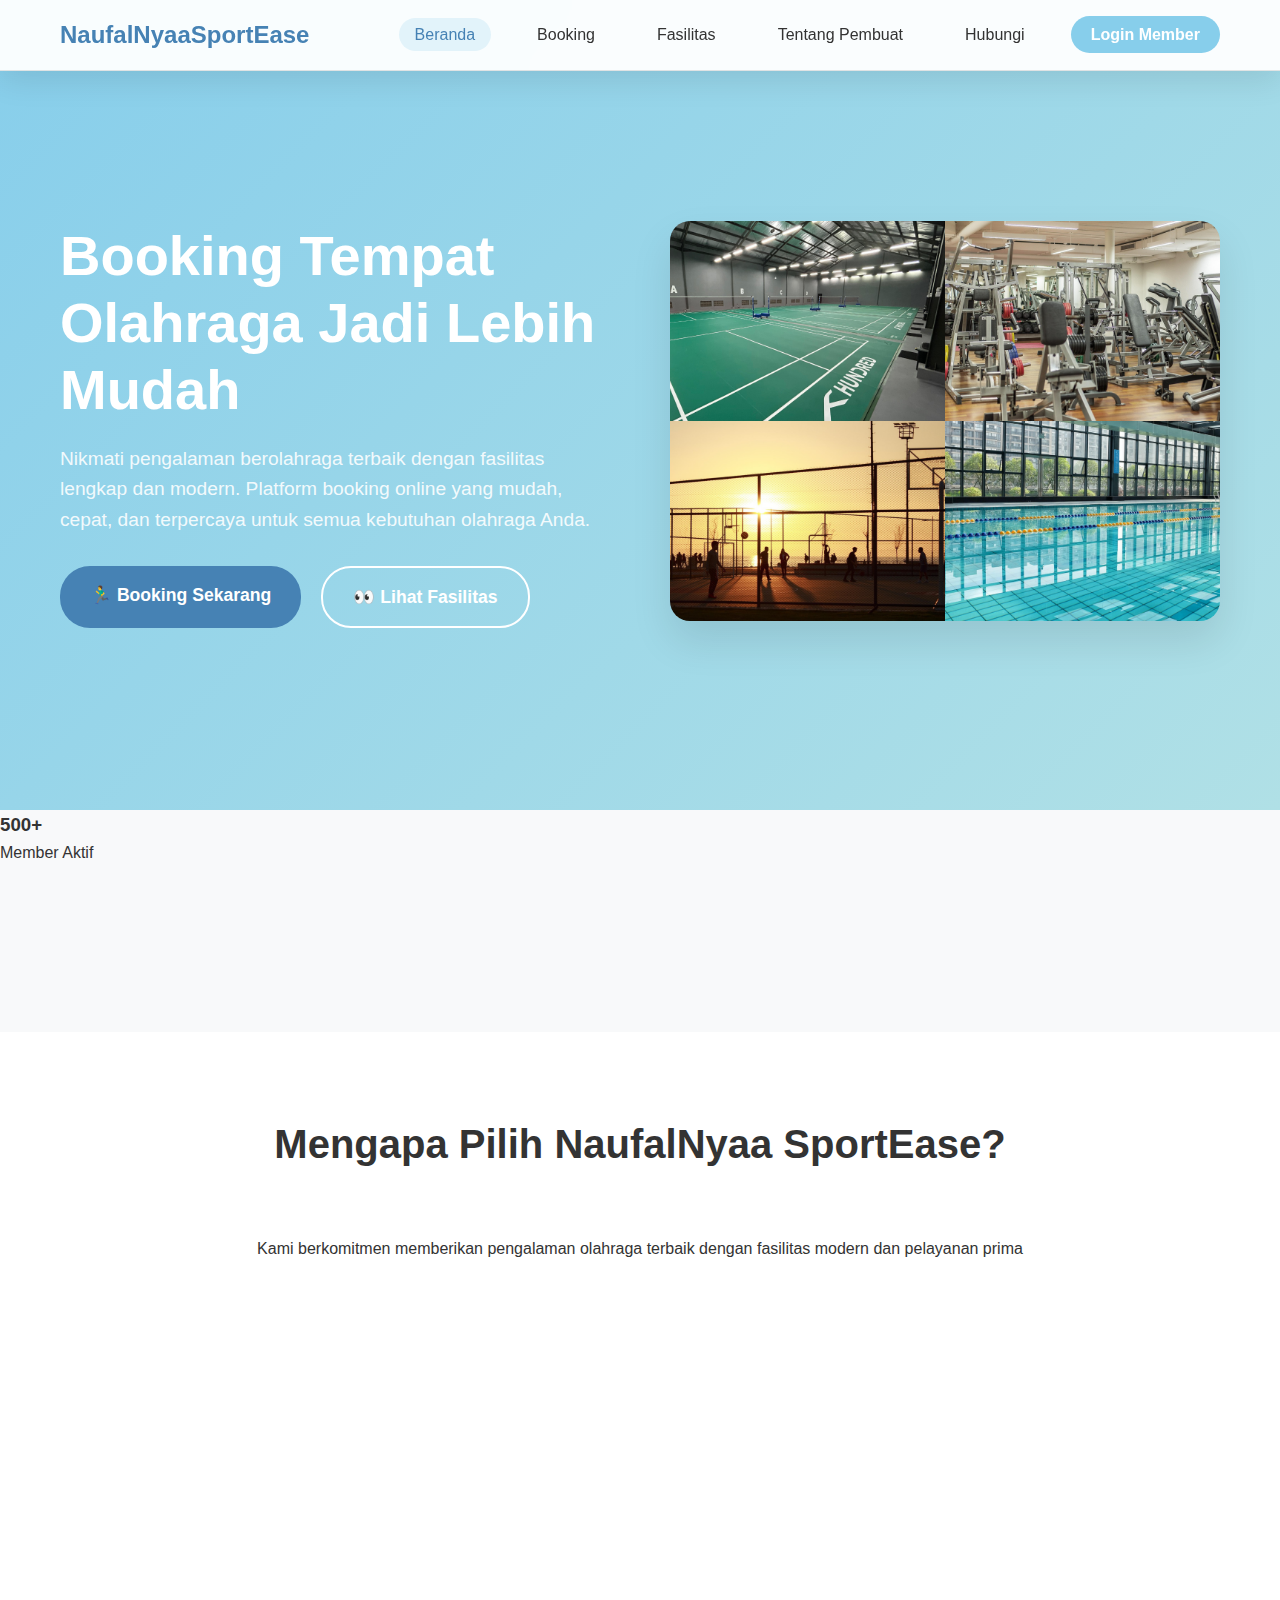
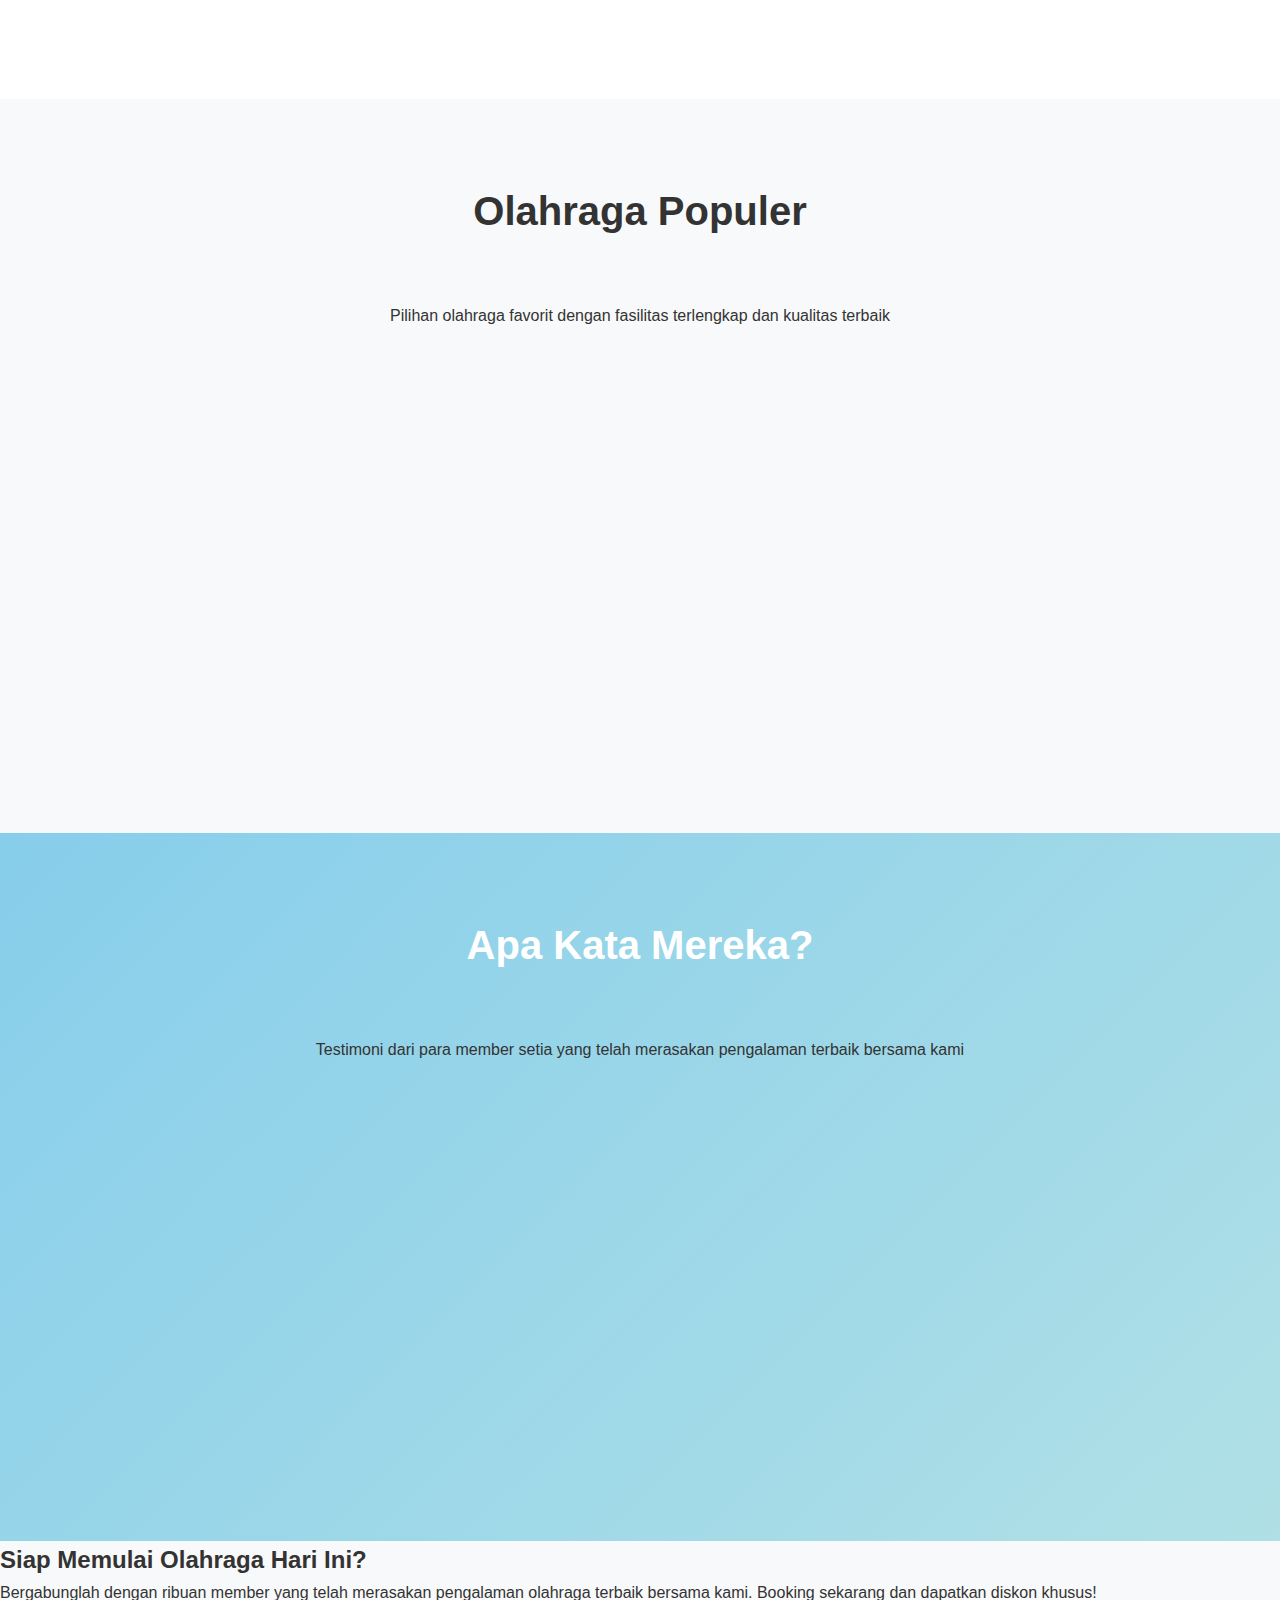
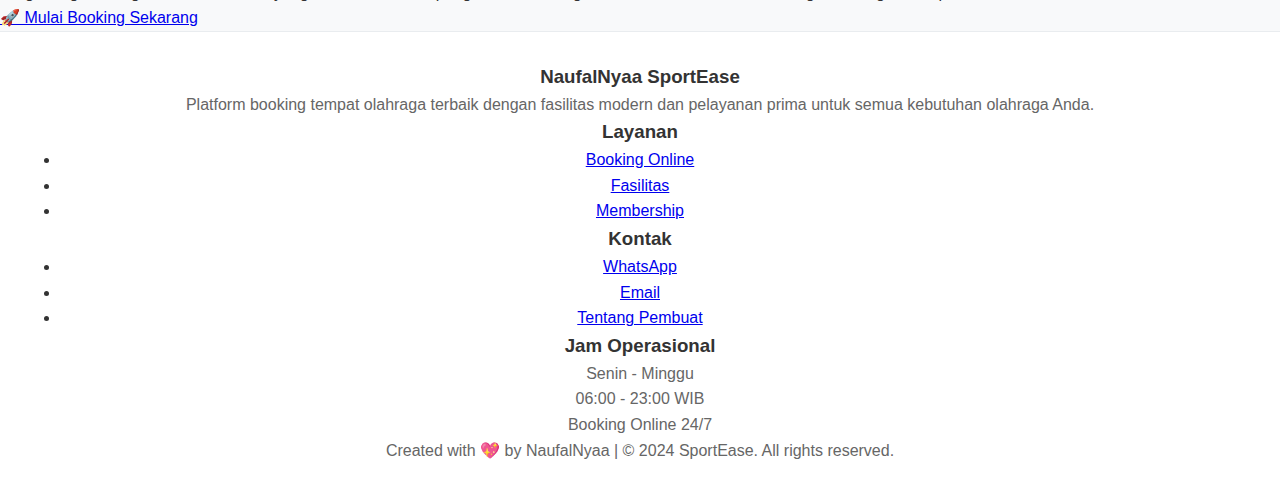
<file: docs/index.html>
<!DOCTYPE html>
<html lang="id">
<head>
    <meta charset="UTF-8">
    <meta name="viewport" content="width=device-width, initial-scale=1.0">
    <title>NaufalNyaa SportEase - Booking Tempat Olahraga Terbaik</title>
    <meta name="description" content="Platform booking tempat olahraga terbaik dengan fasilitas modern dan harga terjangkau. Futsal, Basket, Renang, Gym dan lebih banyak lagi!">
    <link rel="stylesheet" href="assets/css/style.css">
    <link rel="stylesheet" href="assets/css/responsive.css">
    <link rel="preconnect" href="https://fonts.googleapis.com">
    <link rel="preconnect" href="https://fonts.gstatic.com" crossorigin>
    <link href="https://fonts.googleapis.com/css2?family=Inter:wght@300;400;500;600;700;800;900&display=swap" rel="stylesheet">
</head>
<body>
    <!-- Loading Overlay -->
    <div class="loading-overlay" id="loadingOverlay">
        <div class="loading-spinner"></div>
    </div>

    <!-- Navbar -->
    <nav class="navbar-utama" id="navbar">
        <div class="container-navbar">
            <div class="logo">
                <h2><span class="nama-utama">NaufalNyaaSportEase</span></h2>
            </div>
            <ul class="menu-navigasi">
                <li><a href="index.html" class="aktif">Beranda</a></li>
                <li><a href="booking.html">Booking</a></li>
                <li><a href="fasilitas.html">Fasilitas</a></li>
                <li><a href="author.html">Tentang Pembuat</a></li>
                <li><a href="https://wa.me/6289533736447?text=Halo%20saya%20ingin%20bertanya%20tentang%20SportEase" target="_blank">Hubungi</a></li>
                <li><a href="login.html" class="tombol-login-member">Login Member</a></li>
            </ul>
            <div class="hamburger-menu" id="hamburgerMenu">
                <span></span>
                <span></span>
                <span></span>
            </div>
        </div>
    </nav>

    <!-- Hero Section -->
    <section class="bagian-hero">
        <div class="container-hero">
            <div class="konten-hero">
                <h1>Booking Tempat <span class="highlight">Olahraga</span> Jadi Lebih Mudah</h1>
                <p>Nikmati pengalaman berolahraga terbaik dengan fasilitas lengkap dan modern. Platform booking online yang mudah, cepat, dan terpercaya untuk semua kebutuhan olahraga Anda.</p>
                <div class="tombol-hero">
                    <a href="booking.html" class="tombol-primer">
                        🏃‍♂️ Booking Sekarang
                    </a>
                    <a href="fasilitas.html" class="tombol-sekunder">
                        👀 Lihat Fasilitas
                    </a>
                </div>
            </div>
            <div class="gambar-hero">
                <img src="assets/gambar/utama.png" alt="Fasilitas Olahraga Modern SportEase">
            </div>
        </div>
    </section>

    <!-- Stats Section -->
    <section class="bagian-stats">
        <div class="container-stats">
            <div class="grid-stats">
                <div class="item-stats">
                    <h3>500+</h3>
                    <p>Member Aktif</p>
                </div>
                <div class="item-stats">
                    <h3>6</h3>
                    <p>Jenis Olahraga</p>
                </div>
                <div class="item-stats">
                    <h3>24/7</h3>
                    <p>Layanan Online</p>
                </div>
                <div class="item-stats">
                    <h3>98%</h3>
                    <p>Kepuasan Pelanggan</p>
                </div>
            </div>
        </div>
    </section>

    <!-- Mengapa Pilih Kami -->
    <section class="bagian-mengapa">
        <div class="container-mengapa">
            <h2>Mengapa Pilih NaufalNyaa SportEase?</h2>
            <p class="subtitle">Kami berkomitmen memberikan pengalaman olahraga terbaik dengan fasilitas modern dan pelayanan prima</p>
            <div class="grid-keunggulan">
                <div class="kartu-keunggulan">
                    <div class="ikon-keunggulan">🏆</div>
                    <h3>Fasilitas Premium</h3>
                    <p>Dilengkapi dengan peralatan dan fasilitas olahraga terkini dengan standar internasional untuk pengalaman terbaik</p>
                </div>
                <div class="kartu-keunggulan">
                    <div class="ikon-keunggulan">⚡</div>
                    <h3>Booking Instan</h3>
                    <p>Sistem booking online yang mudah dan cepat, bisa diakses kapan saja dengan konfirmasi real-time</p>
                </div>
                <div class="kartu-keunggulan">
                    <div class="ikon-keunggulan">💰</div>
                    <h3>Harga Terjangkau</h3>
                    <p>Harga yang kompetitif dengan kualitas fasilitas premium, plus berbagai paket member yang menguntungkan</p>
                </div>
                <div class="kartu-keunggulan">
                    <div class="ikon-keunggulan">🔒</div>
                    <h3>Aman & Nyaman</h3>
                    <p>Lingkungan yang aman dan nyaman dengan sistem keamanan 24 jam untuk semua aktivitas olahraga</p>
                </div>
            </div>
        </div>
    </section>

    <!-- Olahraga Populer -->
    <section class="bagian-olahraga">
        <div class="container-olahraga">
            <h2>Olahraga Populer</h2>
            <p class="subtitle">Pilihan olahraga favorit dengan fasilitas terlengkap dan kualitas terbaik</p>
            <div class="grid-olahraga">
                <div class="kartu-olahraga">
                    <div class="gambar-container">
                        <img src="assets/gambar/futsal.png" alt="Lapangan Futsal Premium">
                        <div class="overlay">
                            <div class="overlay-text">Lapangan Indoor Premium<br>Rp 80.000/jam</div>
                        </div>
                    </div>
                    <div class="konten">
                        <h3>Futsal</h3>
                        <p>Lapangan futsal indoor dengan rumput sintetis berkualitas tinggi, pencahayaan LED optimal, dan sistem ventilasi terbaik</p>
                    </div>
                </div>
                <div class="kartu-olahraga">
                    <div class="gambar-container">
                        <img src="assets/gambar/basket.png" alt="Lapangan Basket Standar Internasional">
                        <div class="overlay">
                            <div class="overlay-text">Standar Internasional<br>Rp 60.000/jam</div>
                        </div>
                    </div>
                    <div class="konten">
                        <h3>Basketball</h3>
                        <p>Lapangan basket standar internasional dengan lantai parket berkualitas, ring adjustable, dan pencahayaan optimal</p>
                    </div>
                </div>
                <div class="kartu-olahraga">
                    <div class="gambar-container">
                        <img src="assets/gambar/kolam renang.png" alt="Kolam Renang Bersih">
                        <div class="overlay">
                            <div class="overlay-text">Air Jernih & Bersih<br>Rp 25.000/jam</div>
                        </div>
                    </div>
                    <div class="konten">
                        <h3>Swimming</h3>
                        <p>Kolam renang dengan air jernih, sistem filtrasi modern, berbagai kedalaman untuk semua umur dan tingkat kemampuan</p>
                    </div>
                </div>
            </div>
        </div>
    </section>

    <!-- Testimoni -->
    <section class="bagian-testimoni">
        <div class="container-testimoni">
            <h2>Apa Kata Mereka?</h2>
            <p class="subtitle">Testimoni dari para member setia yang telah merasakan pengalaman terbaik bersama kami</p>
            <div class="grid-testimoni">
                <div class="kartu-testimoni">
                    <p>Fasilitas yang sangat baik dan pelayanan yang memuaskan. Lapangan futsal-nya berkualitas internasional, pasti akan kembali lagi dan merekomendasikan ke teman-teman!</p>
                    <div class="profil-testimoni">
                        <div class="avatar">R</div>
                        <div class="info">
                            <h4>Revan Sabilillah</h4>
                            <p>Atlit Futsal Internasional</p>
                            <span>Member Premium</span>
                        </div>
                    </div>
                </div>
                <div class="kartu-testimoni">
                    <p>Booking online-nya mudah banget, dan tempatnya bersih. Kolam renangnya selalu jernih dan fasilitas pendukungnya lengkap. Recommended banget!</p>
                    <div class="profil-testimoni">
                        <div class="avatar">S</div>
                        <div class="info">
                            <h4>Safira Azzahra</h4>
                            <p>Mahasiswa Fakultas Sains</p>
                            <span>Member Reguler</span>
                        </div>
                    </div>
                </div>
                <div class="kartu-testimoni">
                    <p>Harga terjangkau dengan fasilitas yang lengkap. Gym-nya modern, peralatan lengkap, dan instrukturnya profesional. Worth it banget!</p>
                    <div class="profil-testimoni">
                        <div class="avatar">R</div>
                        <div class="info">
                            <h4>Rio Gunawan</h4>
                            <p>CEO PT.Sukawana Gacor</p>
                            <span>Member VIP</span>
                        </div>
                    </div>
                </div>
            </div>
        </div>
    </section>

    <!-- CTA Section -->
    <section class="bagian-cta">
        <div class="container-cta">
            <h2>Siap Memulai Olahraga Hari Ini?</h2>
            <p>Bergabunglah dengan ribuan member yang telah merasakan pengalaman olahraga terbaik bersama kami. Booking sekarang dan dapatkan diskon khusus!</p>
            <a href="booking.html" class="tombol-cta">
                🚀 Mulai Booking Sekarang
            </a>
        </div>
    </section>

    <!-- Footer -->
    <footer class="footer-utama">
        <div class="container-footer">
            <div class="footer-content">
                <div class="footer-section">
                    <h3>NaufalNyaa SportEase</h3>
                    <p>Platform booking tempat olahraga terbaik dengan fasilitas modern dan pelayanan prima untuk semua kebutuhan olahraga Anda.</p>
                </div>
                <div class="footer-section">
                    <h3>Layanan</h3>
                    <ul>
                        <li><a href="booking.html">Booking Online</a></li>
                        <li><a href="fasilitas.html">Fasilitas</a></li>
                        <li><a href="login.html">Membership</a></li>
                    </ul>
                </div>
                <div class="footer-section">
                    <h3>Kontak</h3>
                    <ul>
                        <li><a href="https://wa.me/6289533736447" target="_blank">WhatsApp</a></li>
                        <li><a href="mailto:info@sportease.com">Email</a></li>
                        <li><a href="author.html">Tentang Pembuat</a></li>
                    </ul>
                </div>
                <div class="footer-section">
                    <h3>Jam Operasional</h3>
                    <p>Senin - Minggu<br>06:00 - 23:00 WIB</p>
                    <p>Booking Online 24/7</p>
                </div>
            </div>
            <div class="footer-bottom">
                <p>Created with <span class="highlight">💖</span> by <span class="highlight">NaufalNyaa</span> | © 2024 SportEase. All rights reserved.</p>
            </div>
        </div>
    </footer>

    <script src="assets/js/script.js"></script>
</body>
</html>
</file>
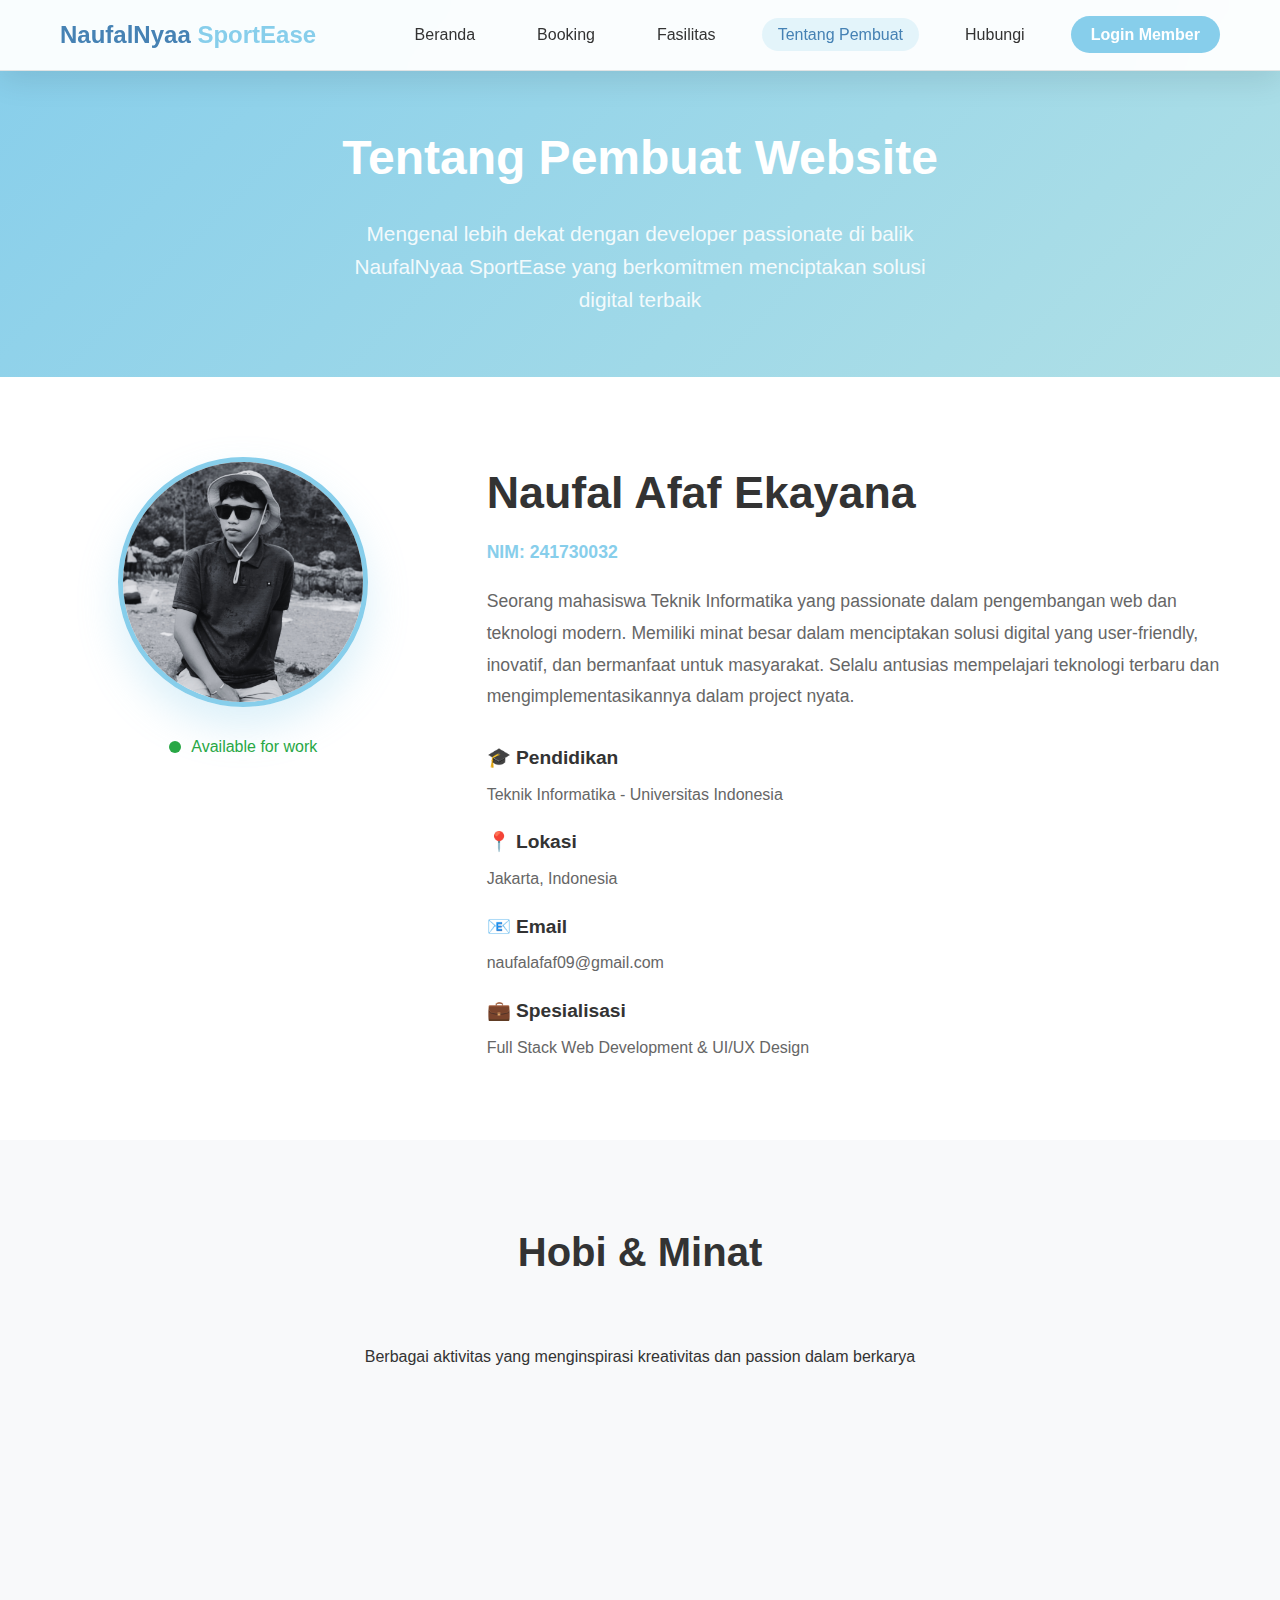
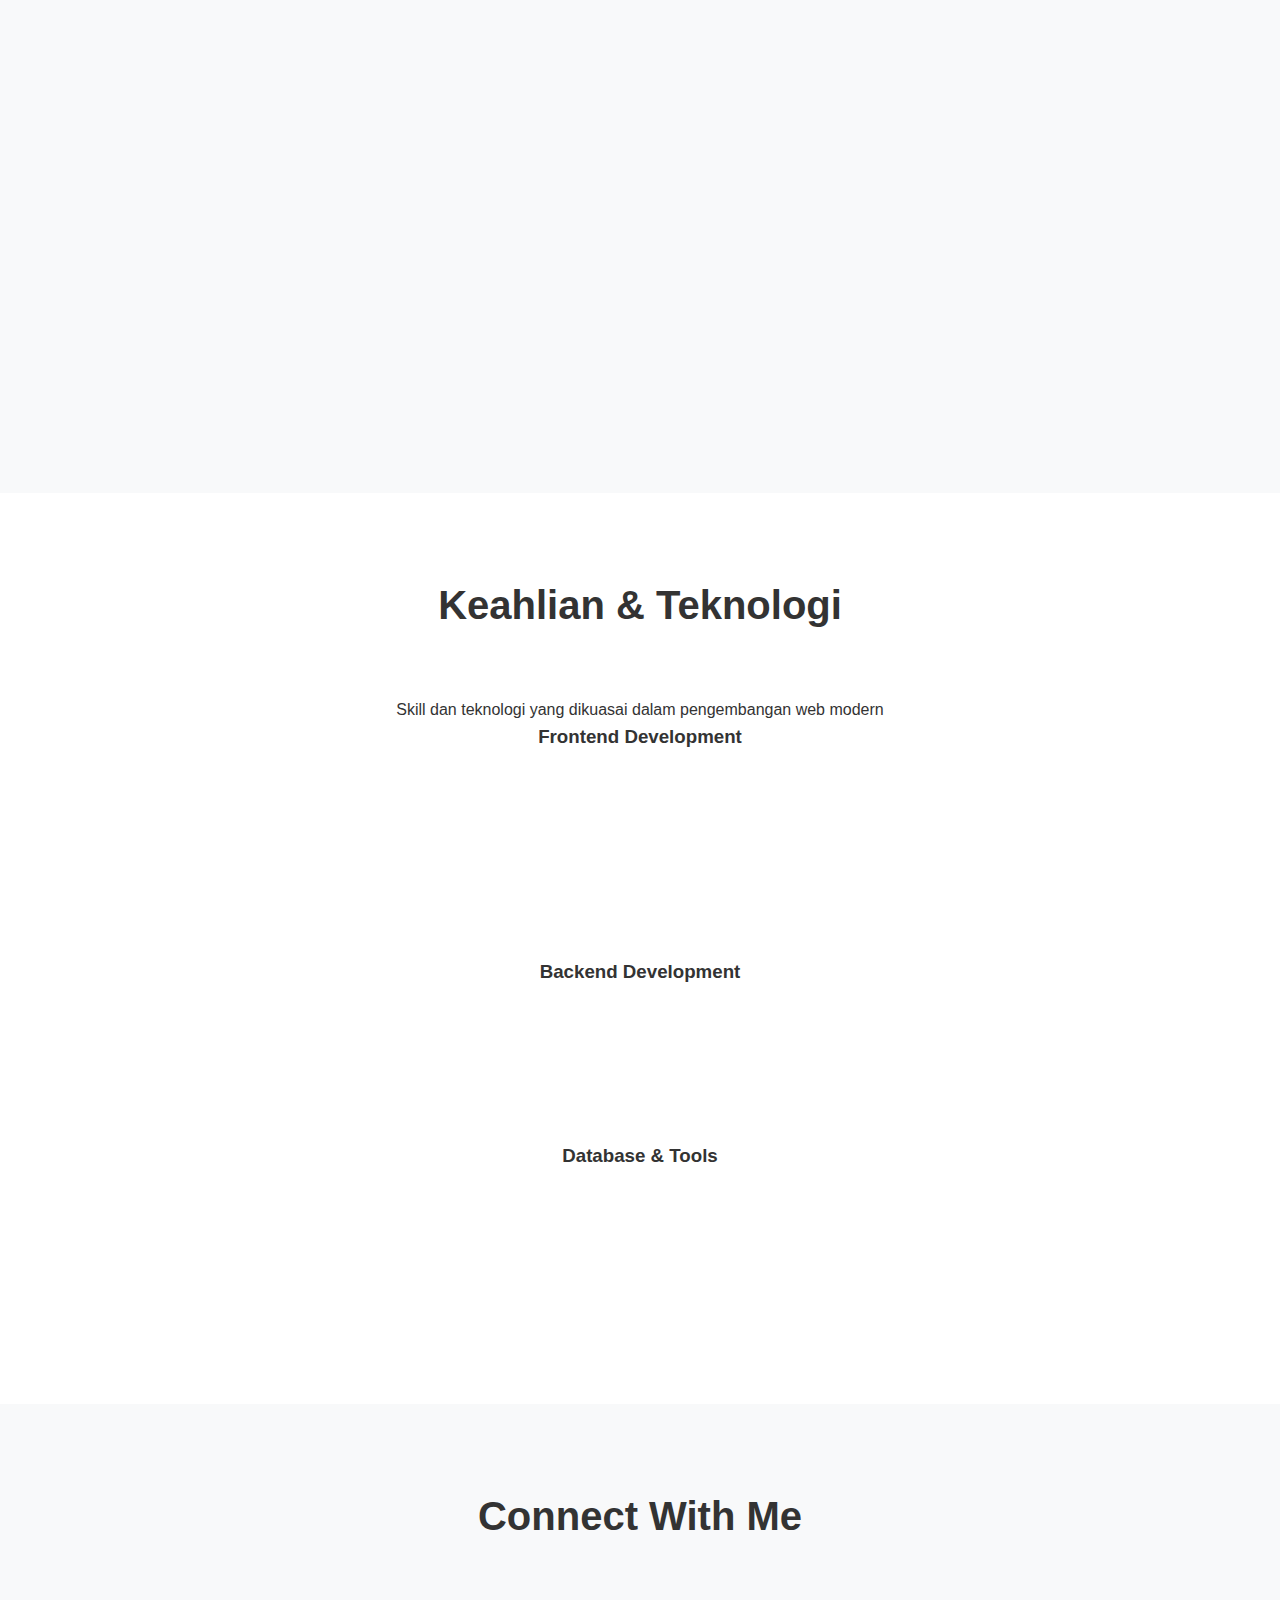
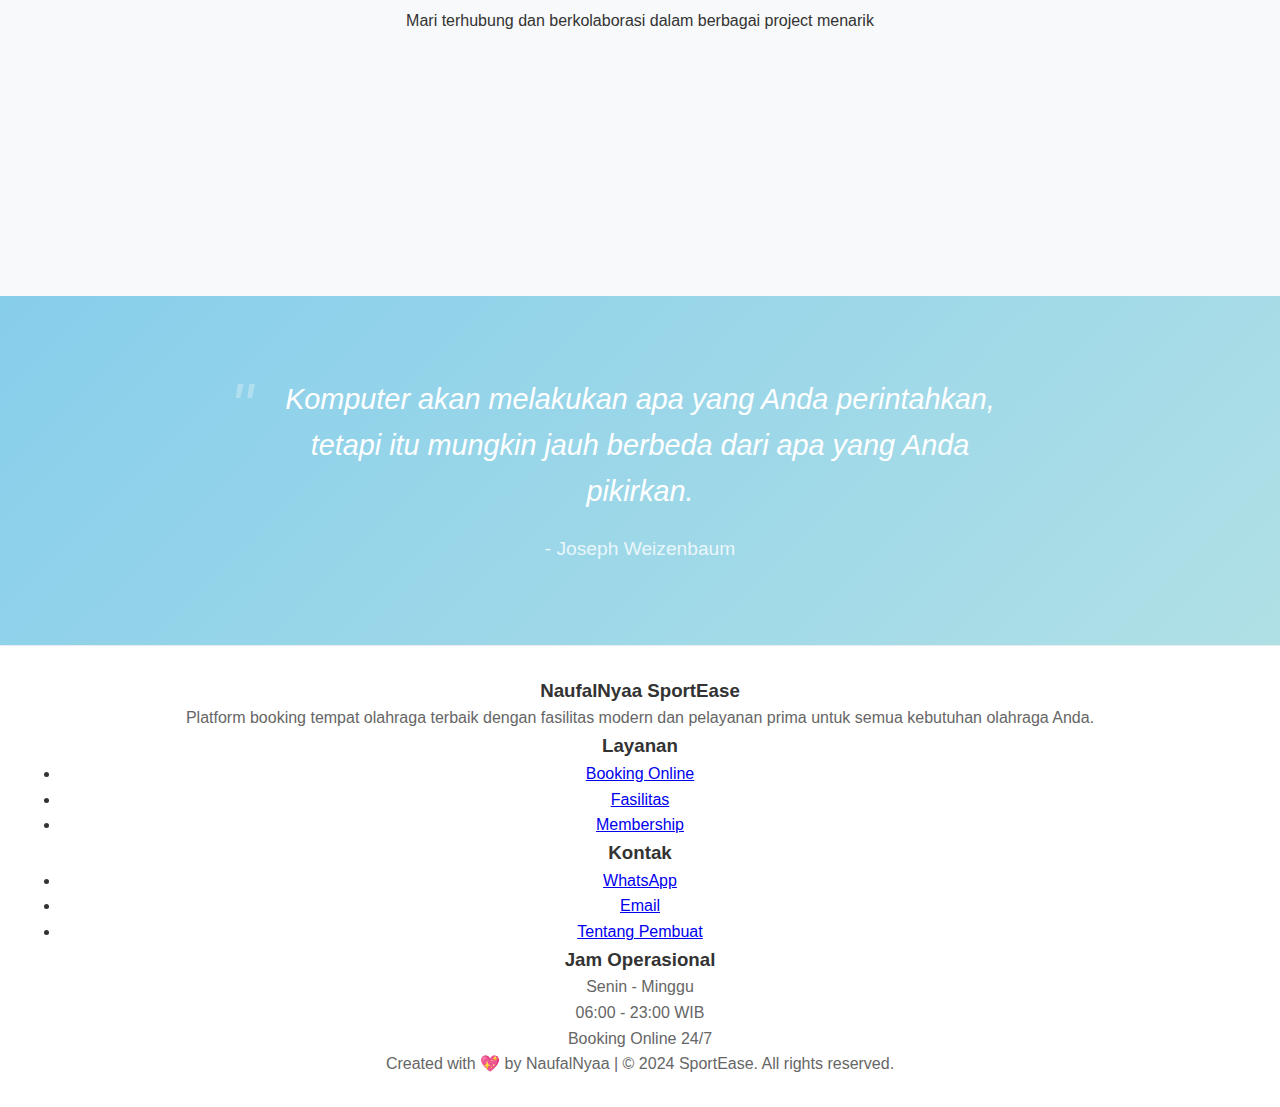
<file: docs/author.html>
<!DOCTYPE html>
<html lang="id">
<head>
    <meta charset="UTF-8">
    <meta name="viewport" content="width=device-width, initial-scale=1.0">
    <title>Tentang Pembuat - NaufalNyaa SportEase</title>
    <meta name="description" content="Mengenal lebih dekat dengan Naufal Afaf Ekayana, developer di balik NaufalNyaa SportEase">
    <link rel="stylesheet" href="assets/css/style.css">
    <link rel="stylesheet" href="assets/css/author-style.css">
    <link rel="stylesheet" href="assets/css/responsive.css">
    <link rel="preconnect" href="https://fonts.googleapis.com">
    <link rel="preconnect" href="https://fonts.gstatic.com" crossorigin>
    <link href="https://fonts.googleapis.com/css2?family=Inter:wght@300;400;500;600;700;800;900&display=swap" rel="stylesheet">
</head>
<body>
    <!-- Navbar -->
    <nav class="navbar-utama" id="navbar">
        <div class="container-navbar">
            <div class="logo">
                <h2><span class="nama-utama">NaufalNyaa</span> <span class="nama-brand">SportEase</span></h2>
            </div>
            <ul class="menu-navigasi">
                <li><a href="index.html">Beranda</a></li>
                <li><a href="booking.html">Booking</a></li>
                <li><a href="fasilitas.html">Fasilitas</a></li>
                <li><a href="author.html" class="aktif">Tentang Pembuat</a></li>
                <li><a href="https://wa.me/6289533736447?text=Halo%20saya%20ingin%20bertanya%20tentang%20SportEase" target="_blank">Hubungi</a></li>
                <li><a href="login.html" class="tombol-login-member">Login Member</a></li>
            </ul>
            <div class="hamburger-menu" id="hamburgerMenu">
                <span></span>
                <span></span>
                <span></span>
            </div>
        </div>
    </nav>

    <!-- Header Author -->
    <section class="header-author">
        <div class="container-header-author">
            <h1>Tentang <span class="highlight">Pembuat</span> Website</h1>
            <p>Mengenal lebih dekat dengan developer passionate di balik NaufalNyaa SportEase yang berkomitmen menciptakan solusi digital terbaik</p>
        </div>
    </section>

    <!-- Profil Author -->
    <section class="bagian-author">
        <div class="container-author">
            <div class="profil-author">
                <div class="foto-author">
                    <div class="foto-author-container">
                        <img src="assets/gambar/profil.png" alt="Naufal Afaf Ekayana - Web Developer">
                    </div>
                    <div class="status-online">
                        <span class="dot-online"></span>
                        Available for work
                    </div>
                </div>
                <div class="info-author">
                    <h1>Naufal Afaf Ekayana</h1>
                    <p class="nim">NIM: 241730032</p>
                    <p class="deskripsi">
                        Seorang mahasiswa Teknik Informatika yang passionate dalam pengembangan web dan teknologi modern.
                        Memiliki minat besar dalam menciptakan solusi digital yang user-friendly, inovatif, dan bermanfaat
                        untuk masyarakat. Selalu antusias mempelajari teknologi terbaru dan mengimplementasikannya dalam project nyata.
                    </p>

                    <div class="detail-info">
                        <div class="info-item">
                            <h3>🎓 Pendidikan</h3>
                            <p>Teknik Informatika - Universitas Indonesia</p>
                        </div>
                        <div class="info-item">
                            <h3>📍 Lokasi</h3>
                            <p>Jakarta, Indonesia</p>
                        </div>
                        <div class="info-item">
                            <h3>📧 Email</h3>
                            <p>naufalafaf09@gmail.com</p>
                        </div>
                        <div class="info-item">
                            <h3>💼 Spesialisasi</h3>
                            <p>Full Stack Web Development & UI/UX Design</p>
                        </div>
                    </div>
                </div>
            </div>
        </div>
    </section>

    <!-- Hobi -->
    <section class="bagian-hobi">
        <div class="container-hobi">
            <h2>Hobi & Minat</h2>
            <p class="subtitle">Berbagai aktivitas yang menginspirasi kreativitas dan passion dalam berkarya</p>
            <div class="grid-hobi">
                <div class="kartu-hobi">
                    <div class="ikon-hobi">💻</div>
                    <h3>Programming</h3>
                    <p>Mengembangkan aplikasi web dan mobile dengan teknologi terkini, selalu excited dengan challenge coding baru</p>
                </div>
                <div class="kartu-hobi">
                    <div class="ikon-hobi">⚽</div>
                    <h3>Olahraga</h3>
                    <p>Aktif bermain futsal, basket, dan berbagai olahraga lainnya untuk menjaga kesehatan dan stamina</p>
                </div>
                <div class="kartu-hobi">
                    <div class="ikon-hobi">📚</div>
                    <h3>Membaca</h3>
                    <p>Gemar membaca buku teknologi, bisnis, dan pengembangan diri untuk terus mengasah kemampuan</p>
                </div>
                <div class="kartu-hobi">
                    <div class="ikon-hobi">🎮</div>
                    <h3>Gaming</h3>
                    <p>Bermain game strategi dan RPG untuk refreshing dan mengasah kemampuan problem solving</p>
                </div>
                <div class="kartu-hobi">
                    <div class="ikon-hobi">📸</div>
                    <h3>Fotografi</h3>
                    <p>Mengabadikan momen indah dan belajar teknik fotografi untuk mengasah mata artistik</p>
                </div>
                <div class="kartu-hobi">
                    <div class="ikon-hobi">🎵</div>
                    <h3>Musik</h3>
                    <p>Mendengarkan berbagai genre musik dan belajar bermain gitar untuk relaksasi dan inspirasi</p>
                </div>
            </div>
        </div>
    </section>

    <!-- Keahlian -->
    <section class="bagian-keahlian">
        <div class="container-keahlian">
            <h2>Keahlian & Teknologi</h2>
            <p class="subtitle">Skill dan teknologi yang dikuasai dalam pengembangan web modern</p>
            
            <div class="keahlian-kategori">
                <h3>Frontend Development</h3>
                <div class="skill-item">
                    <div class="skill-name">HTML5</div>
                    <div class="skill-bar-container">
                        <div class="skill-bar" data-width="95%" style="--width: 95%"></div>
                    </div>
                    <div class="skill-percentage">95%</div>
                </div>
                <div class="skill-item">
                    <div class="skill-name">CSS3</div>
                    <div class="skill-bar-container">
                        <div class="skill-bar" data-width="90%" style="--width: 90%"></div>
                    </div>
                    <div class="skill-percentage">90%</div>
                </div>
                <div class="skill-item">
                    <div class="skill-name">JavaScript</div>
                    <div class="skill-bar-container">
                        <div class="skill-bar" data-width="85%" style="--width: 85%"></div>
                    </div>
                    <div class="skill-percentage">85%</div>
                </div>
                <div class="skill-item">
                    <div class="skill-name">React</div>
                    <div class="skill-bar-container">
                        <div class="skill-bar" data-width="80%" style="--width: 80%"></div>
                    </div>
                    <div class="skill-percentage">80%</div>
                </div>
            </div>

            <div class="keahlian-kategori">
                <h3>Backend Development</h3>
                <div class="skill-item">
                    <div class="skill-name">Node.js</div>
                    <div class="skill-bar-container">
                        <div class="skill-bar" data-width="75%" style="--width: 75%"></div>
                    </div>
                    <div class="skill-percentage">75%</div>
                </div>
                <div class="skill-item">
                    <div class="skill-name">PHP</div>
                    <div class="skill-bar-container">
                        <div class="skill-bar" data-width="70%" style="--width: 70%"></div>
                    </div>
                    <div class="skill-percentage">70%</div>
                </div>
                <div class="skill-item">
                    <div class="skill-name">Python</div>
                    <div class="skill-bar-container">
                        <div class="skill-bar" data-width="65%" style="--width: 65%"></div>
                    </div>
                    <div class="skill-percentage">65%</div>
                </div>
            </div>

            <div class="keahlian-kategori">
                <h3>Database & Tools</h3>
                <div class="skill-item">
                    <div class="skill-name">MySQL</div>
                    <div class="skill-bar-container">
                        <div class="skill-bar" data-width="80%" style="--width: 80%"></div>
                    </div>
                    <div class="skill-percentage">80%</div>
                </div>
                <div class="skill-item">
                    <div class="skill-name">Git & GitHub</div>
                    <div class="skill-bar-container">
                        <div class="skill-bar" data-width="85%" style="--width: 85%"></div>
                    </div>
                    <div class="skill-percentage">85%</div>
                </div>
                <div class="skill-item">
                    <div class="skill-name">UI/UX Design</div>
                    <div class="skill-bar-container">
                        <div class="skill-bar" data-width="75%" style="--width: 75%"></div>
                    </div>
                    <div class="skill-percentage">75%</div>
                </div>
            </div>
        </div>
    </section>

    <!-- Sosial Media & GitHub -->
    <section class="bagian-sosial">
        <div class="container-sosial">
            <h2>Connect With Me</h2>
            <p class="subtitle">Mari terhubung dan berkolaborasi dalam berbagai project menarik</p>
            <div class="grid-sosial">
                <a href="https://github.com/NaufalNyaa" target="_blank" class="kartu-sosial github">
                    <div class="ikon-sosial">
                        <svg width="32" height="32" viewBox="0 0 24 24" fill="currentColor">
                            <path d="M12 0c-6.626 0-12 5.373-12 12 0 5.302 3.438 9.8 8.207 11.387.599.111.793-.261.793-.577v-2.234c-3.338.726-4.033-1.416-4.033-1.416-.546-1.387-1.333-1.756-1.333-1.756-1.089-.745.083-.729.083-.729 1.205.084 1.839 1.237 1.839 1.237 1.07 1.834 2.807 1.304 3.492.997.107-.775.418-1.305.762-1.604-2.665-.305-5.467-1.334-5.467-5.931 0-1.311.469-2.381 1.236-3.221-.124-.303-.535-1.524.117-3.176 0 0 1.008-.322 3.301 1.23.957-.266 1.983-.399 3.003-.404 1.02.005 2.047.138 3.006.404 2.291-1.552 3.297-1.23 3.297-1.23.653 1.653.242 2.874.118 3.176.77.84 1.235 1.911 1.235 3.221 0 4.609-2.807 5.624-5.479 5.921.43.372.823 1.102.823 2.222v3.293c0 .319.192.694.801.576 4.765-1.589 8.199-6.086 8.199-11.386 0-6.627-5.373-12-12-12z"/>
                        </svg>
                    </div>
                    <div class="info-sosial">
                        <h3>GitHub</h3>
                        <p>@NaufalNyaa</p>
                        <span>Lihat project & repository terbaru</span>
                    </div>
                </a>

                <a href="https://www.instagram.com/alwaysvodka_?igsh=MXYzaTAwc3JvaXhndA==" target="_blank" class="kartu-sosial instagram">
                    <div class="ikon-sosial">
                        <svg width="32" height="32" viewBox="0 0 24 24" fill="currentColor">
                            <path d="M12 2.163c3.204 0 3.584.012 4.85.07 3.252.148 4.771 1.691 4.919 4.919.058 1.265.069 1.645.069 4.849 0 3.205-.012 3.584-.069 4.849-.149 3.225-1.664 4.771-4.919 4.919-1.266.058-1.644.07-4.85.07-3.204 0-3.584-.012-4.849-.07-3.26-.149-4.771-1.699-4.919-4.92-.058-1.265-.07-1.644-.07-4.849 0-3.204.013-3.583.07-4.849.149-3.227 1.664-4.771 4.919-4.919 1.266-.057 1.645-.069 4.849-.069zm0-2.163c-3.259 0-3.667.014-4.947.072-4.358.2-6.78 2.618-6.98 6.98-.059 1.281-.073 1.689-.073 4.948 0 3.259.014 3.668.072 4.948.2 4.358 2.618 6.78 6.98 6.98 1.281.058 1.689.072 4.948.072 3.259 0 3.668-.014 4.948-.072 4.354-.2 6.782-2.618 6.979-6.98.059-1.28.073-1.689.073-4.948 0-3.259-.014-3.667-.072-4.947-.196-4.354-2.617-6.78-6.979-6.98-1.281-.059-1.69-.073-4.949-.073zm0 5.838c-3.403 0-6.162 2.759-6.162 6.162s2.759 6.163 6.162 6.163 6.162-2.759 6.162-6.163c0-3.403-2.759-6.162-6.162-6.162zm0 10.162c-2.209 0-4-1.79-4-4 0-2.209 1.791-4 4-4s4 1.791 4 4c0 2.21-1.791 4-4 4zm6.406-11.845c-.796 0-1.441.645-1.441 1.44s.645 1.44 1.441 1.44c.795 0 1.439-.645 1.439-1.44s-.644-1.44-1.439-1.44z"/>
                        </svg>
                    </div>
                    <div class="info-sosial">
                        <h3>Instagram</h3>
                        <p>@alwaysvodka_</p>
                        <span>Daily life & behind the scenes</span>
                    </div>
                </a>

                <a href="mailto:naufalafaf09@gmail.com" class="kartu-sosial email">
                    <div class="ikon-sosial">
                        <svg width="32" height="32" viewBox="0 0 24 24" fill="currentColor">
                            <path d="M24 5.457v13.909c0 .904-.732 1.636-1.636 1.636h-3.819V11.73L12 16.64l-6.545-4.91v9.273H1.636A1.636 1.636 0 0 1 0 19.366V5.457c0-.904.732-1.636 1.636-1.636h.91L12 10.09l9.455-6.269h.909c.904 0 1.636.732 1.636 1.636z"/>
                        </svg>
                    </div>
                    <div class="info-sosial">
                        <h3>Email</h3>
                        <p>naufalafaf09@gmail.com</p>
                        <span>Let's collaborate on amazing projects</span>
                    </div>
                </a>
            </div>
        </div>
    </section>

    <!-- Quote -->
    <section class="bagian-quote">
        <div class="container-quote">
            <blockquote>
                Komputer akan melakukan apa yang Anda perintahkan, tetapi itu mungkin jauh berbeda dari apa yang Anda pikirkan.
                <cite>- Joseph Weizenbaum</cite>
            </blockquote>
        </div>
    </section>

    <!-- Footer -->
    <footer class="footer-utama">
        <div class="container-footer">
            <div class="footer-content">
                <div class="footer-section">
                    <h3>NaufalNyaa SportEase</h3>
                    <p>Platform booking tempat olahraga terbaik dengan fasilitas modern dan pelayanan prima untuk semua kebutuhan olahraga Anda.</p>
                </div>
                <div class="footer-section">
                    <h3>Layanan</h3>
                    <ul>
                        <li><a href="booking.html">Booking Online</a></li>
                        <li><a href="fasilitas.html">Fasilitas</a></li>
                        <li><a href="login.html">Membership</a></li>
                    </ul>
                </div>
                <div class="footer-section">
                    <h3>Kontak</h3>
                    <ul>
                        <li><a href="https://wa.me/6289533736447" target="_blank">WhatsApp</a></li>
                        <li><a href="mailto:info@sportease.com">Email</a></li>
                        <li><a href="author.html">Tentang Pembuat</a></li>
                    </ul>
                </div>
                <div class="footer-section">
                    <h3>Jam Operasional</h3>
                    <p>Senin - Minggu<br>06:00 - 23:00 WIB</p>
                    <p>Booking Online 24/7</p>
                </div>
            </div>
            <div class="footer-bottom">
                <p>Created with <span class="highlight">💖</span> by <span class="highlight">NaufalNyaa</span> | © 2024 SportEase. All rights reserved.</p>
            </div>
        </div>
    </footer>

    <script src="assets/js/script.js"></script>
</body>
</html>
</file>
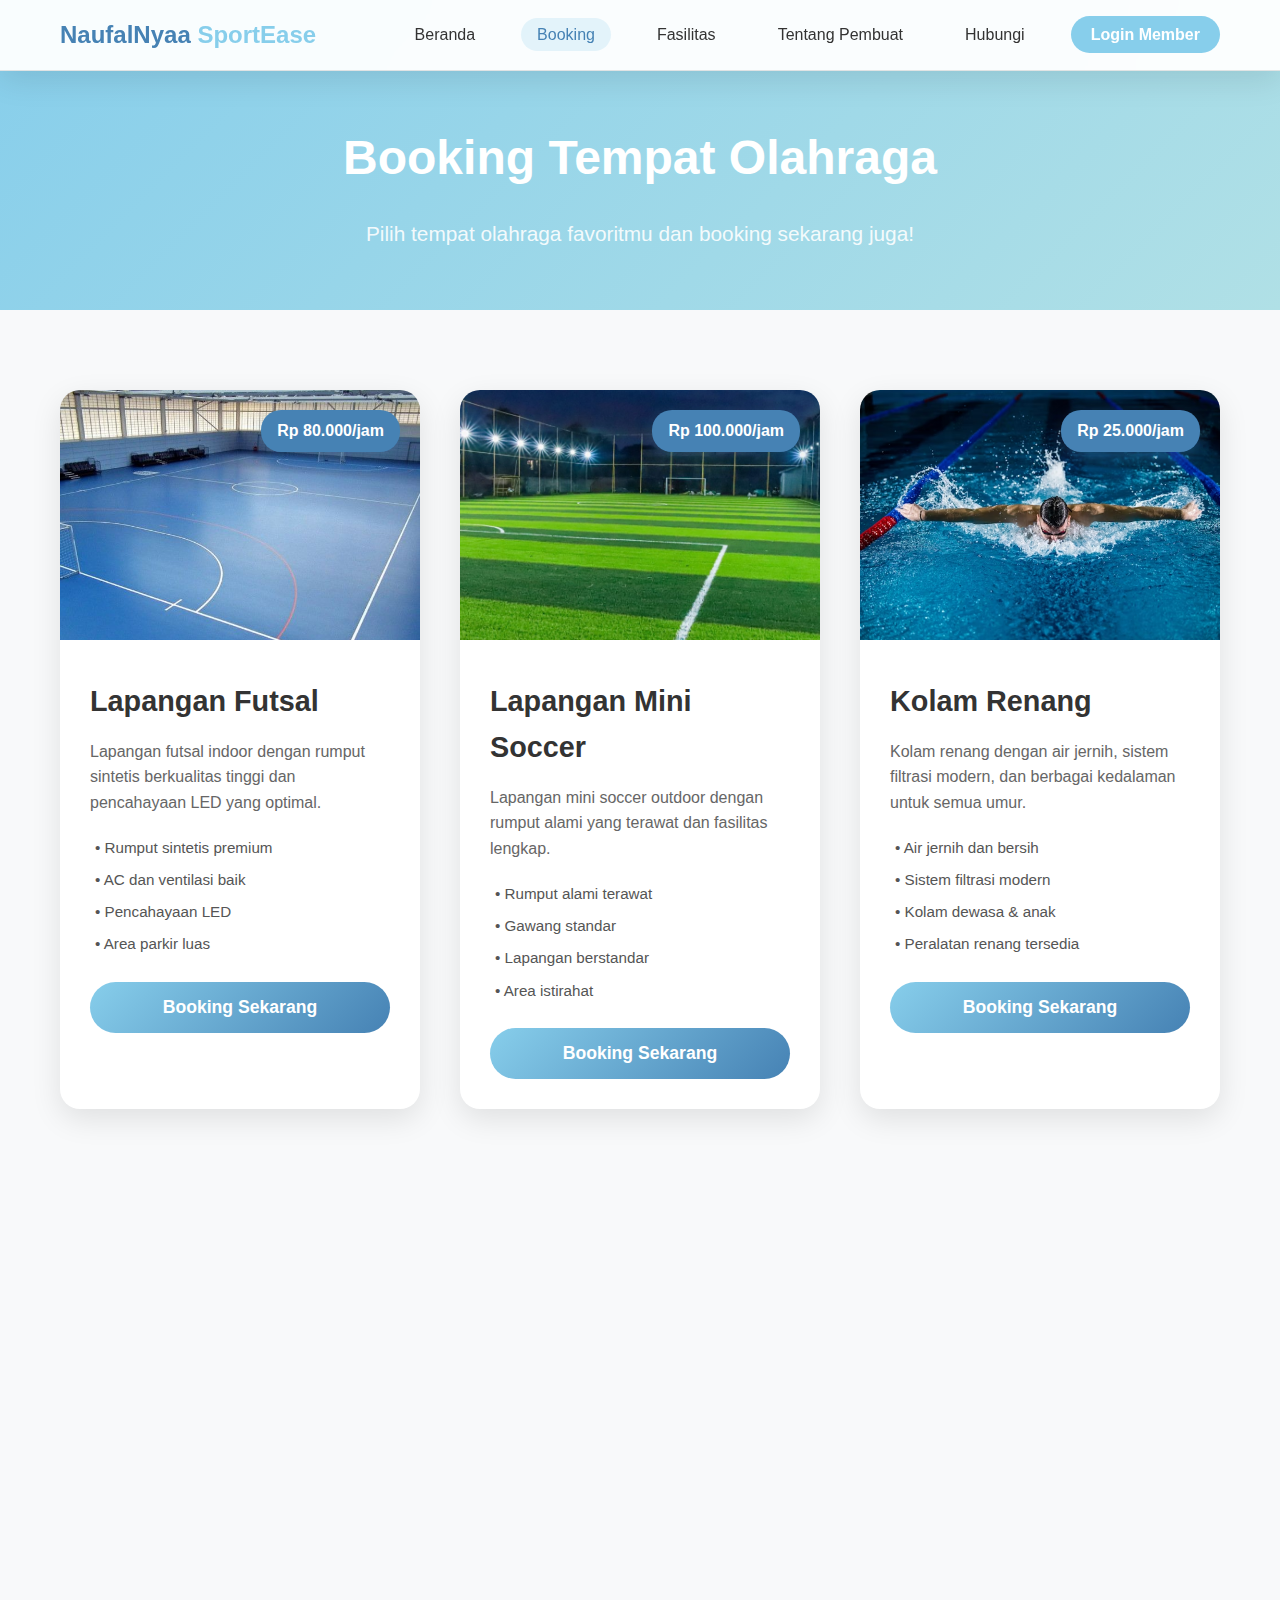
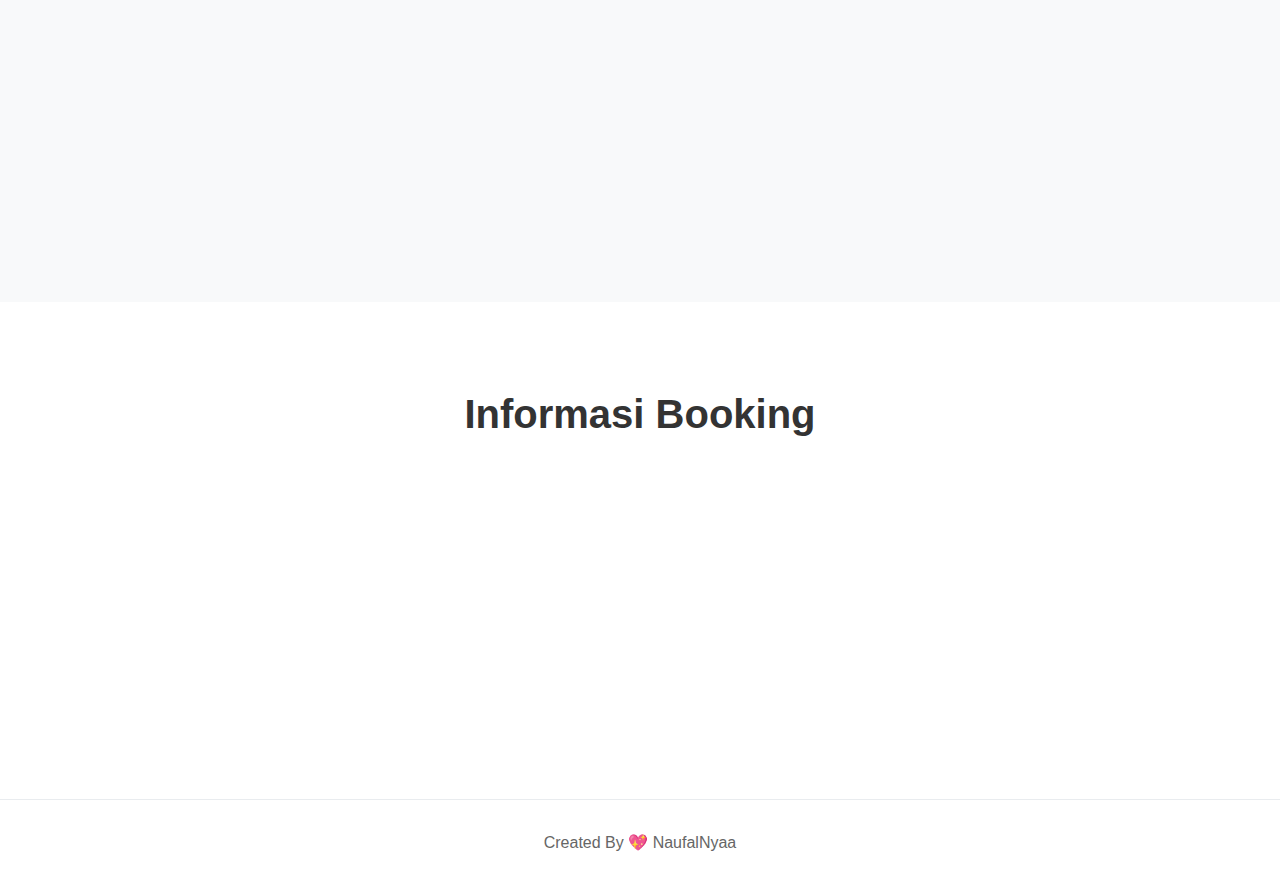
<file: docs/booking.html>
<!DOCTYPE html>
<html lang="id">
<head>
    <meta charset="UTF-8">
    <meta name="viewport" content="width=device-width, initial-scale=1.0">
    <title>Booking - NaufalNyaa SportEase</title>
    <link rel="stylesheet" href="assets/css/style.css">
    <link rel="stylesheet" href="assets/css/booking-style.css">
    <link rel="stylesheet" href="assets/css/responsive.css">
</head>
<body>
    <!-- Navbar -->
    <nav class="navbar-utama">
        <div class="container-navbar">
            <div class="logo">
                <h2><span class="nama-utama">NaufalNyaa</span> <span class="nama-brand">SportEase</span></h2>
            </div>
            <ul class="menu-navigasi">
                <li><a href="index.html">Beranda</a></li>
                <li><a href="booking.html" class="aktif">Booking</a></li>
                <li><a href="fasilitas.html">Fasilitas</a></li>
                <li><a href="author.html">Tentang Pembuat</a></li>
                <li><a href="https://wa.me/6289533736447?text=Halo%20saya%20ingin%20booking%20tempat%20olahraga" target="_blank">Hubungi</a></li>
                <li><a href="login.html" class="tombol-login-member">Login Member</a></li>
            </ul>
            <div class="hamburger-menu">
                <span></span>
                <span></span>
                <span></span>
            </div>
        </div>
    </nav>

    <!-- Header Booking -->
    <section class="header-booking">
        <div class="container-header-booking">
            <h1>Booking Tempat Olahraga</h1>
            <p>Pilih tempat olahraga favoritmu dan booking sekarang juga!</p>
        </div>
    </section>

    <!-- Daftar Tempat Olahraga -->
    <section class="bagian-booking">
        <div class="container-booking">
            <div class="grid-tempat-olahraga">
                <!-- Futsal -->
                <div class="kartu-tempat-olahraga">
                    <div class="gambar-tempat">
                        <img src="assets/gambar/futsal.png" alt="Lapangan Futsal">
                        <div class="label-harga">Rp 80.000/jam</div>
                    </div>
                    <div class="konten-kartu">
                        <h3>Lapangan Futsal</h3>
                        <p>Lapangan futsal indoor dengan rumput sintetis berkualitas tinggi dan pencahayaan LED yang optimal.</p>
                        <ul class="fitur-tempat">
                            <li>• Rumput sintetis premium</li>
                            <li>• AC dan ventilasi baik</li>
                            <li>• Pencahayaan LED</li>
                            <li>• Area parkir luas</li>
                        </ul>
                        <button class="tombol-booking">Booking Sekarang</button>
                    </div>
                </div>

                <!-- Mini Soccer -->
                <div class="kartu-tempat-olahraga">
                    <div class="gambar-tempat">
                        <img src="assets/gambar/minsoc.png" alt="Lapangan Mini Soccer">
                        <div class="label-harga">Rp 100.000/jam</div>
                    </div>
                    <div class="konten-kartu">
                        <h3>Lapangan Mini Soccer</h3>
                        <p>Lapangan mini soccer outdoor dengan rumput alami yang terawat dan fasilitas lengkap.</p>
                        <ul class="fitur-tempat">
                            <li>• Rumput alami terawat</li>
                            <li>• Gawang standar</li>
                            <li>• Lapangan berstandar</li>
                            <li>• Area istirahat</li>
                        </ul>
                        <button class="tombol-booking">Booking Sekarang</button>
                    </div>
                </div>

                <!-- Kolam Renang -->
                <div class="kartu-tempat-olahraga">
                    <div class="gambar-tempat">
                        <img src="assets/gambar/kolam renang.png" alt="Kolam Renang">
                        <div class="label-harga">Rp 25.000/jam</div>
                    </div>
                    <div class="konten-kartu">
                        <h3>Kolam Renang</h3>
                        <p>Kolam renang dengan air jernih, sistem filtrasi modern, dan berbagai kedalaman untuk semua umur.</p>
                        <ul class="fitur-tempat">
                            <li>• Air jernih dan bersih</li>
                            <li>• Sistem filtrasi modern</li>
                            <li>• Kolam dewasa & anak</li>
                            <li>• Peralatan renang tersedia</li>
                        </ul>
                        <button class="tombol-booking">Booking Sekarang</button>
                    </div>
                </div>

                <!-- Gym -->
                <div class="kartu-tempat-olahraga">
                    <div class="gambar-tempat">
                        <img src="assets/gambar/gym.png" alt="Gym">
                        <div class="label-harga">Rp 30.000/jam</div>
                    </div>
                    <div class="konten-kartu">
                        <h3>Gym & Fitness</h3>
                        <p>Pusat kebugaran dengan peralatan modern, AC, dan instruktur berpengalaman.</p>
                        <ul class="fitur-tempat">
                            <li>• Peralatan modern lengkap</li>
                            <li>• AC dan musik</li>
                            <li>• Instruktur tersedia</li>
                            <li>• Area cardio & weight</li>
                        </ul>
                        <button class="tombol-booking">Booking Sekarang</button>
                    </div>
                </div>

                <!-- Basket -->
                <div class="kartu-tempat-olahraga">
                    <div class="gambar-tempat">
                        <img src="assets/gambar/basket.png" alt="Lapangan Basket">
                        <div class="label-harga">Rp 60.000/jam</div>
                    </div>
                    <div class="konten-kartu">
                        <h3>Lapangan Basket</h3>
                        <p>Lapangan basket indoor dengan standar internasional, pencahayaan optimal, dan suasana yang nyaman.</p>
                        <ul class="fitur-tempat">
                            <li>• Standar internasional</li>
                            <li>• Pencahayaan optimal</li>
                            <li>• Lantai parket berkualitas</li>
                            <li>• Ring adjustable</li>
                        </ul>
                        <button class="tombol-booking">Booking Sekarang</button>
                    </div>
                </div>

                <!-- Badminton -->
                <div class="kartu-tempat-olahraga">
                    <div class="gambar-tempat">
                        <img src="assets/gambar/badminton.png" alt="Lapangan Badminton">
                        <div class="label-harga">Rp 40.000/jam</div>
                    </div>
                    <div class="konten-kartu">
                        <h3>Lapangan Badminton</h3>
                        <p>Lapangan badminton indoor dengan lantai karet anti-slip, net berkualitas, dan ventilasi yang baik.</p>
                        <ul class="fitur-tempat">
                            <li>• Lantai karet anti-slip</li>
                            <li>• Net berkualitas tinggi</li>
                            <li>• Pencahayaan standar BWF</li>
                            <li>• Raket tersedia</li>
                        </ul>
                        <button class="tombol-booking">Booking Sekarang</button>
                    </div>
                </div>
            </div>
        </div>
    </section>

    <!-- Info Booking -->
    <section class="bagian-info-booking">
        <div class="container-info-booking">
            <h2>Informasi Booking</h2>
            <div class="grid-info-booking">
                <div class="kartu-info">
                    <h3>📅 Jam Operasional</h3>
                    <p>Senin - Minggu: 06:00 - 23:00 WIB</p>
                </div>
                <div class="kartu-info">
                    <h3>💳 Metode Pembayaran</h3>
                    <p>Cash, Transfer Bank, E-wallet</p>
                </div>
                <div class="kartu-info">
                    <h3>⏰ Booking Minimum</h3>
                    <p>Minimal booking 1 jam</p>
                </div>
                <div class="kartu-info">
                    <h3>📞 Bantuan</h3>
                    <p>Hubungi kami untuk bantuan booking</p>
                </div>
            </div>
        </div>
    </section>

    <!-- Footer -->
    <footer class="footer-utama">
        <div class="container-footer">
            <p>Created By 💖 NaufalNyaa</p>
        </div>
    </footer>

    <script src="assets/js/script.js"></script>
</body>
</html>
</file>
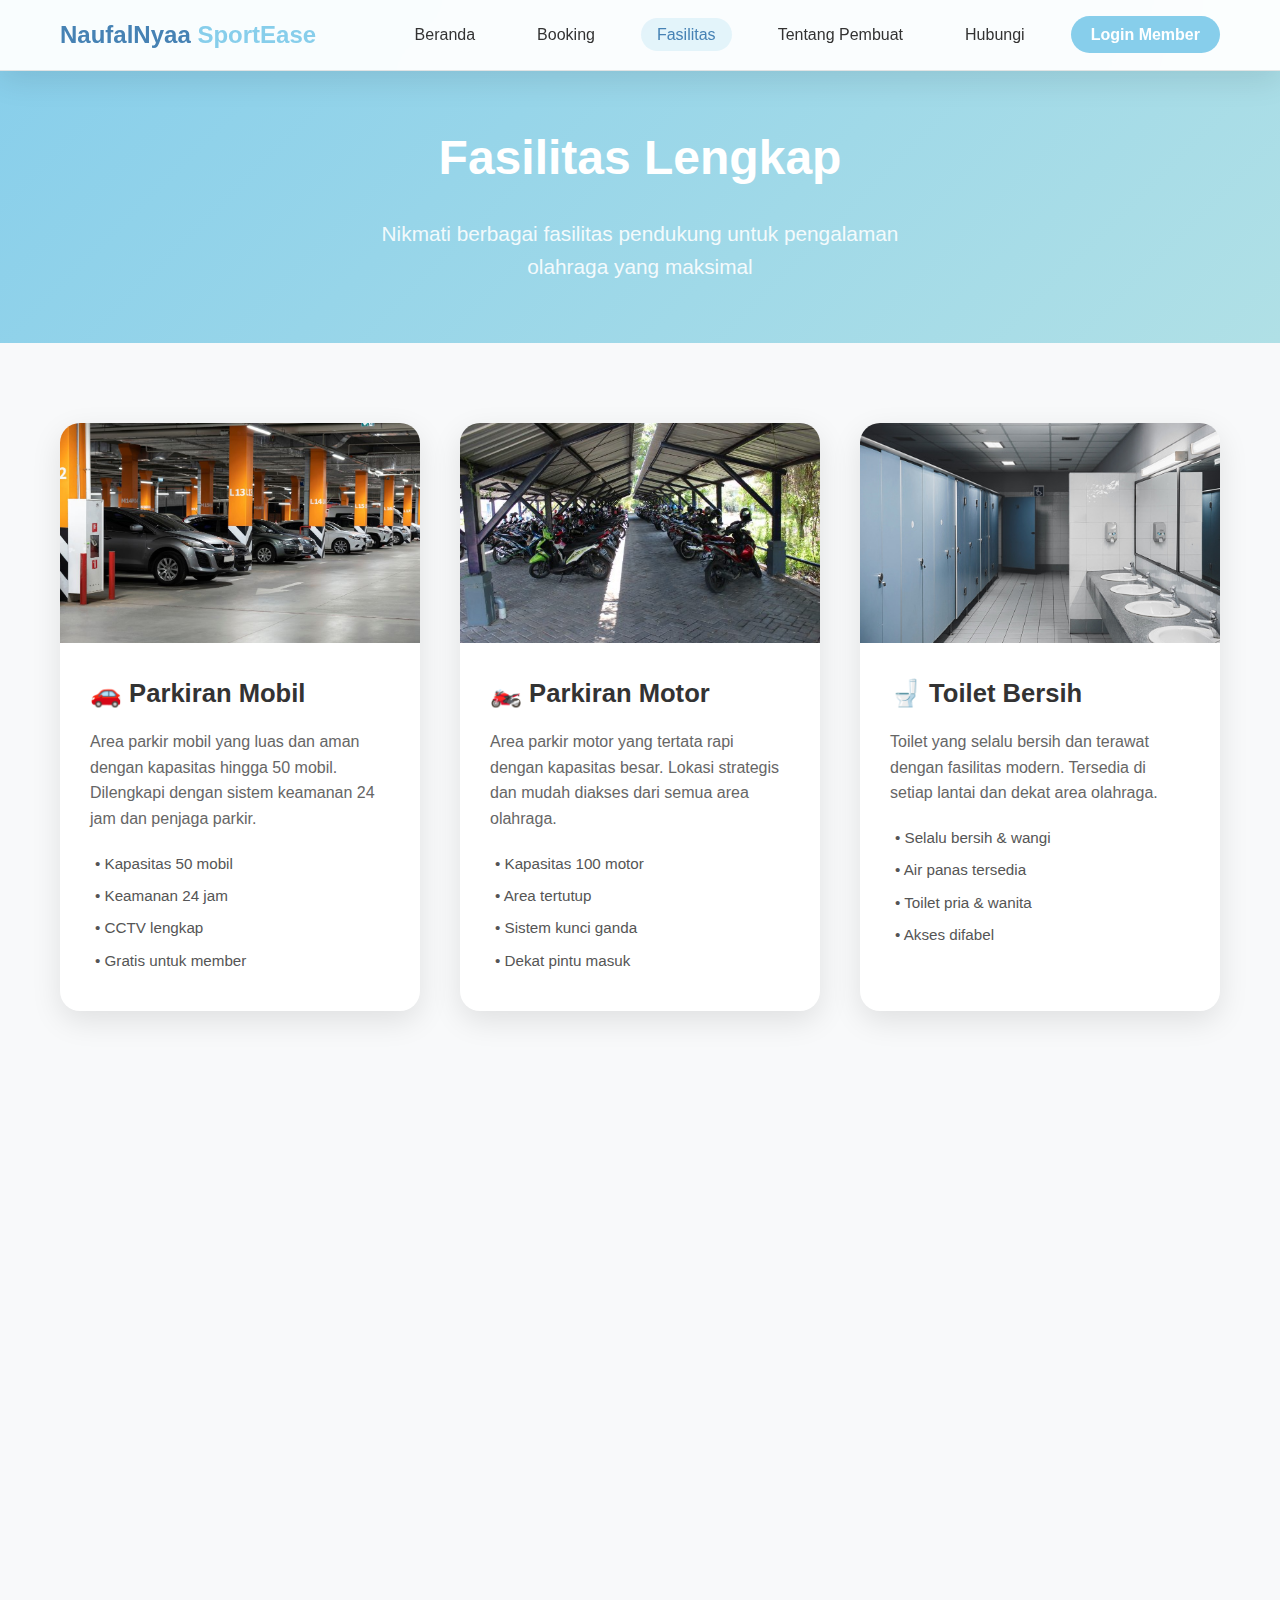
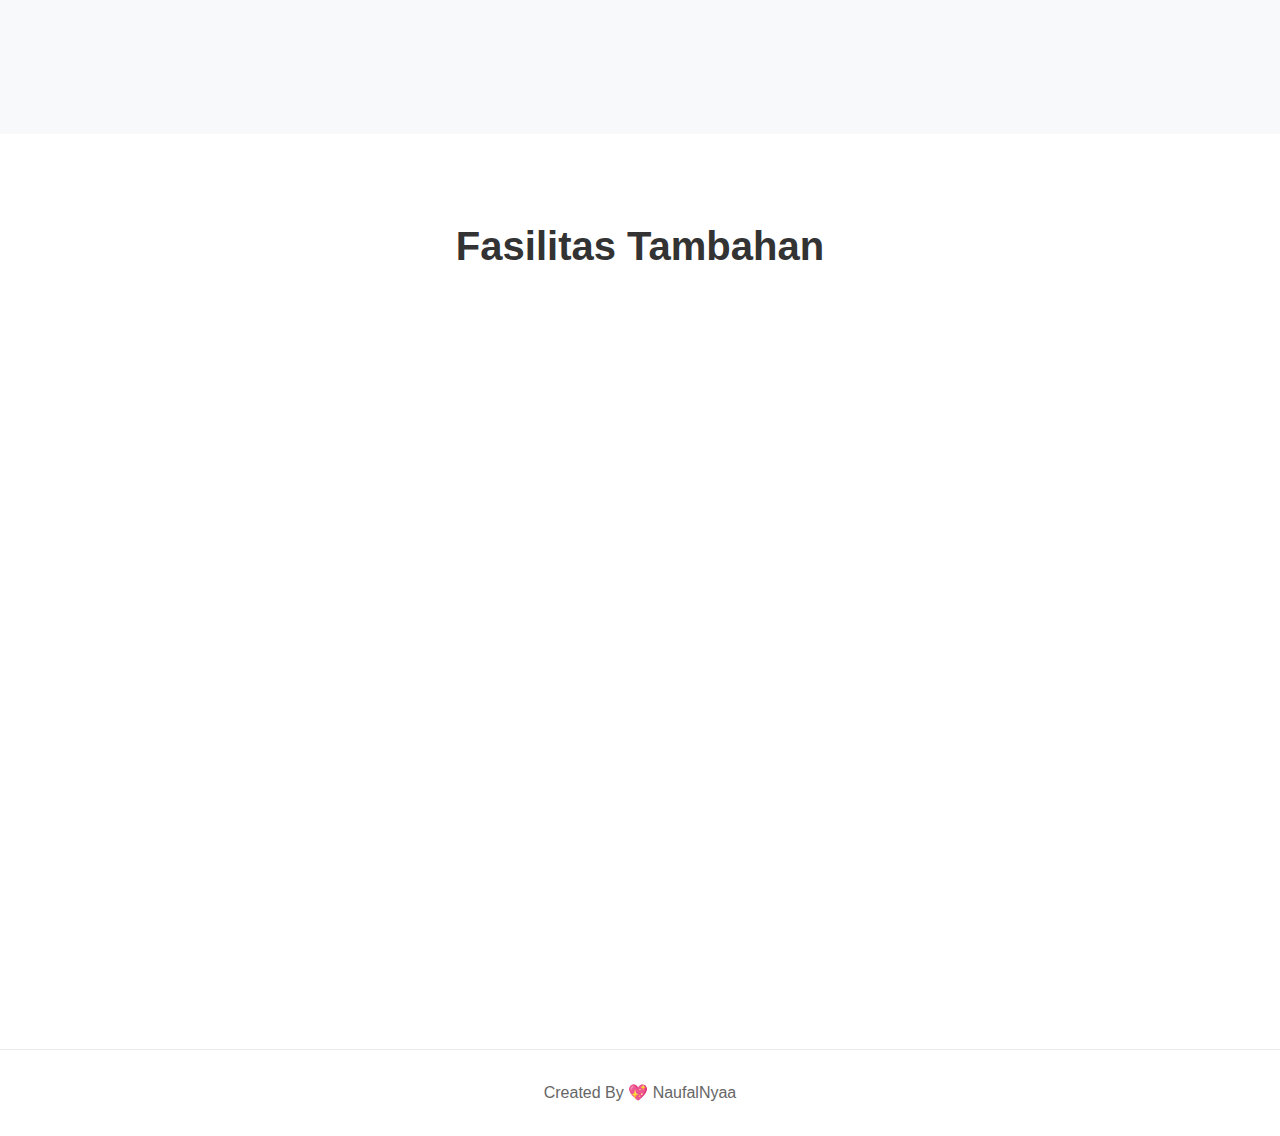
<file: docs/fasilitas.html>
<!DOCTYPE html>
<html lang="id">
<head>
    <meta charset="UTF-8">
    <meta name="viewport" content="width=device-width, initial-scale=1.0">
    <title>Fasilitas - NaufalNyaa SportEase</title>
    <link rel="stylesheet" href="assets/css/style.css">
    <link rel="stylesheet" href="assets/css/fasilitas-style.css">
    <link rel="stylesheet" href="assets/css/responsive.css">
</head>
<body>
    <!-- Navbar -->
    <nav class="navbar-utama">
        <div class="container-navbar">
            <div class="logo">
                <h2><span class="nama-utama">NaufalNyaa</span> <span class="nama-brand">SportEase</span></h2>
            </div>
            <ul class="menu-navigasi">
                <li><a href="index.html">Beranda</a></li>
                <li><a href="booking.html">Booking</a></li>
                <li><a href="fasilitas.html" class="aktif">Fasilitas</a></li>
                <li><a href="author.html">Tentang Pembuat</a></li>
                <li><a href="https://wa.me/6289533736447?text=Halo%20saya%20ingin%20bertanya%20tentang%20fasilitas" target="_blank">Hubungi</a></li>
                <li><a href="login.html" class="tombol-login-member">Login Member</a></li>
            </ul>
            <div class="hamburger-menu">
                <span></span>
                <span></span>
                <span></span>
            </div>
        </div>
    </nav>

    <!-- Header Fasilitas -->
    <section class="header-fasilitas">
        <div class="container-header-fasilitas">
            <h1>Fasilitas Lengkap</h1>
            <p>Nikmati berbagai fasilitas pendukung untuk pengalaman olahraga yang maksimal</p>
        </div>
    </section>

    <!-- Daftar Fasilitas -->
    <section class="bagian-fasilitas">
        <div class="container-fasilitas">
            <div class="grid-fasilitas">
                <!-- Parkir Mobil -->
                <div class="kartu-fasilitas">
                    <div class="gambar-fasilitas">
                        <img src="assets/gambar/parmobil.png" alt="Parkiran Mobil">
                    </div>
                    <div class="konten-fasilitas">
                        <h3>🚗 Parkiran Mobil</h3>
                        <p>Area parkir mobil yang luas dan aman dengan kapasitas hingga 50 mobil. Dilengkapi dengan sistem keamanan 24 jam dan penjaga parkir.</p>
                        <ul class="detail-fasilitas">
                            <li>• Kapasitas 50 mobil</li>
                            <li>• Keamanan 24 jam</li>
                            <li>• CCTV lengkap</li>
                            <li>• Gratis untuk member</li>
                        </ul>
                    </div>
                </div>

                <!-- Parkir Motor -->
                <div class="kartu-fasilitas">
                    <div class="gambar-fasilitas">
                        <img src="assets/gambar/parmotor.png" alt="Parkiran Motor">
                    </div>
                    <div class="konten-fasilitas">
                        <h3>🏍️ Parkiran Motor</h3>
                        <p>Area parkir motor yang tertata rapi dengan kapasitas besar. Lokasi strategis dan mudah diakses dari semua area olahraga.</p>
                        <ul class="detail-fasilitas">
                            <li>• Kapasitas 100 motor</li>
                            <li>• Area tertutup</li>
                            <li>• Sistem kunci ganda</li>
                            <li>• Dekat pintu masuk</li>
                        </ul>
                    </div>
                </div>

                <!-- Toilet -->
                <div class="kartu-fasilitas">
                    <div class="gambar-fasilitas">
                        <img src="assets/gambar/toilet.png" alt="Toilet Bersih">
                    </div>
                    <div class="konten-fasilitas">
                        <h3>🚽 Toilet Bersih</h3>
                        <p>Toilet yang selalu bersih dan terawat dengan fasilitas modern. Tersedia di setiap lantai dan dekat area olahraga.</p>
                        <ul class="detail-fasilitas">
                            <li>• Selalu bersih & wangi</li>
                            <li>• Air panas tersedia</li>
                            <li>• Toilet pria & wanita</li>
                            <li>• Akses difabel</li>
                        </ul>
                    </div>
                </div>

                <!-- Ruang Ganti -->
                <div class="kartu-fasilitas">
                    <div class="gambar-fasilitas">
                        <img src="assets/gambar/ruangganti.png" alt="Ruang Ganti">
                    </div>
                    <div class="konten-fasilitas">
                        <h3>👔 Ruang Ganti</h3>
                        <p>Ruang ganti yang nyaman dan pribadi dengan loker penyimpanan yang aman. Dilengkapi dengan cermin dan tempat duduk.</p>
                        <ul class="detail-fasilitas">
                            <li>• Ruang pribadi</li>
                            <li>• Loker tersedia</li>
                            <li>• Cermin besar</li>
                            <li>• AC dan ventilasi</li>
                        </ul>
                    </div>
                </div>

                <!-- Kantin -->
                <div class="kartu-fasilitas">
                    <div class="gambar-fasilitas">
                        <img src="assets/gambar/kantin.png" alt="Kantin">
                    </div>
                    <div class="konten-fasilitas">
                        <h3>🍽️ Kantin</h3>
                        <p>Kantin dengan menu makanan sehat dan minuman segar. Cocok untuk mengisi energi sebelum atau sesudah berolahraga.</p>
                        <ul class="detail-fasilitas">
                            <li>• Menu makanan sehat</li>
                            <li>• Minuman segar</li>
                            <li>• Harga terjangkau</li>
                            <li>• Area duduk nyaman</li>
                        </ul>
                    </div>
                </div>

                <!-- Tempat Penitipan Barang -->
                <div class="kartu-fasilitas">
                    <div class="gambar-fasilitas">
                        <img src="assets/gambar/loker.png" alt="Loker Penitipan">
                    </div>
                    <div class="konten-fasilitas">
                        <h3>🔒 Tempat Penitipan Barang</h3>
                        <p>Loker penyimpanan yang aman untuk barang berharga Anda. Sistem kunci elektronik untuk keamanan maksimal.</p>
                        <ul class="detail-fasilitas">
                            <li>• Loker elektronik</li>
                            <li>• Keamanan tinggi</li>
                            <li>• Berbagai ukuran</li>
                            <li>• Pengawasan CCTV</li>
                        </ul>
                    </div>
                </div>
            </div>
        </div>
    </section>

    <!-- Fasilitas Tambahan -->
    <section class="bagian-fasilitas-tambahan">
        <div class="container-fasilitas-tambahan">
            <h2>Fasilitas Tambahan</h2>
            <div class="grid-fasilitas-tambahan">
                <div class="item-fasilitas-tambahan">
                    <div class="ikon-fasilitas">📶</div>
                    <h3>WiFi Gratis</h3>
                    <p>Koneksi internet cepat dan stabil di semua area</p>
                </div>
                <div class="item-fasilitas-tambahan">
                    <div class="ikon-fasilitas">❄️</div>
                    <h3>AC & Ventilasi</h3>
                    <p>Suhu ruangan yang selalu sejuk dan nyaman</p>
                </div>
                <div class="item-fasilitas-tambahan">
                    <div class="ikon-fasilitas">🎵</div>
                    <h3>Sound System</h3>
                    <p>Sistem audio berkualitas untuk menambah semangat</p>
                </div>
                <div class="item-fasilitas-tambahan">
                    <div class="ikon-fasilitas">🚿</div>
                    <h3>Shower</h3>
                    <p>Kamar mandi dengan shower air panas dan dingin</p>
                </div>
                <div class="item-fasilitas-tambahan">
                    <div class="ikon-fasilitas">🏥</div>
                    <h3>P3K</h3>
                    <p>Kotak P3K lengkap dan petugas terlatih</p>
                </div>
                <div class="item-fasilitas-tambahan">
                    <div class="ikon-fasilitas">💡</div>
                    <h3>Pencahayaan LED</h3>
                    <p>Penerangan optimal dengan lampu LED hemat energi</p>
                </div>
            </div>
        </div>
    </section>

    <!-- Footer -->
    <footer class="footer-utama">
        <div class="container-footer">
            <p>Created By 💖 NaufalNyaa</p>
        </div>
    </footer>

    <script src="assets/js/script.js"></script>
</body>
</html>
</file>
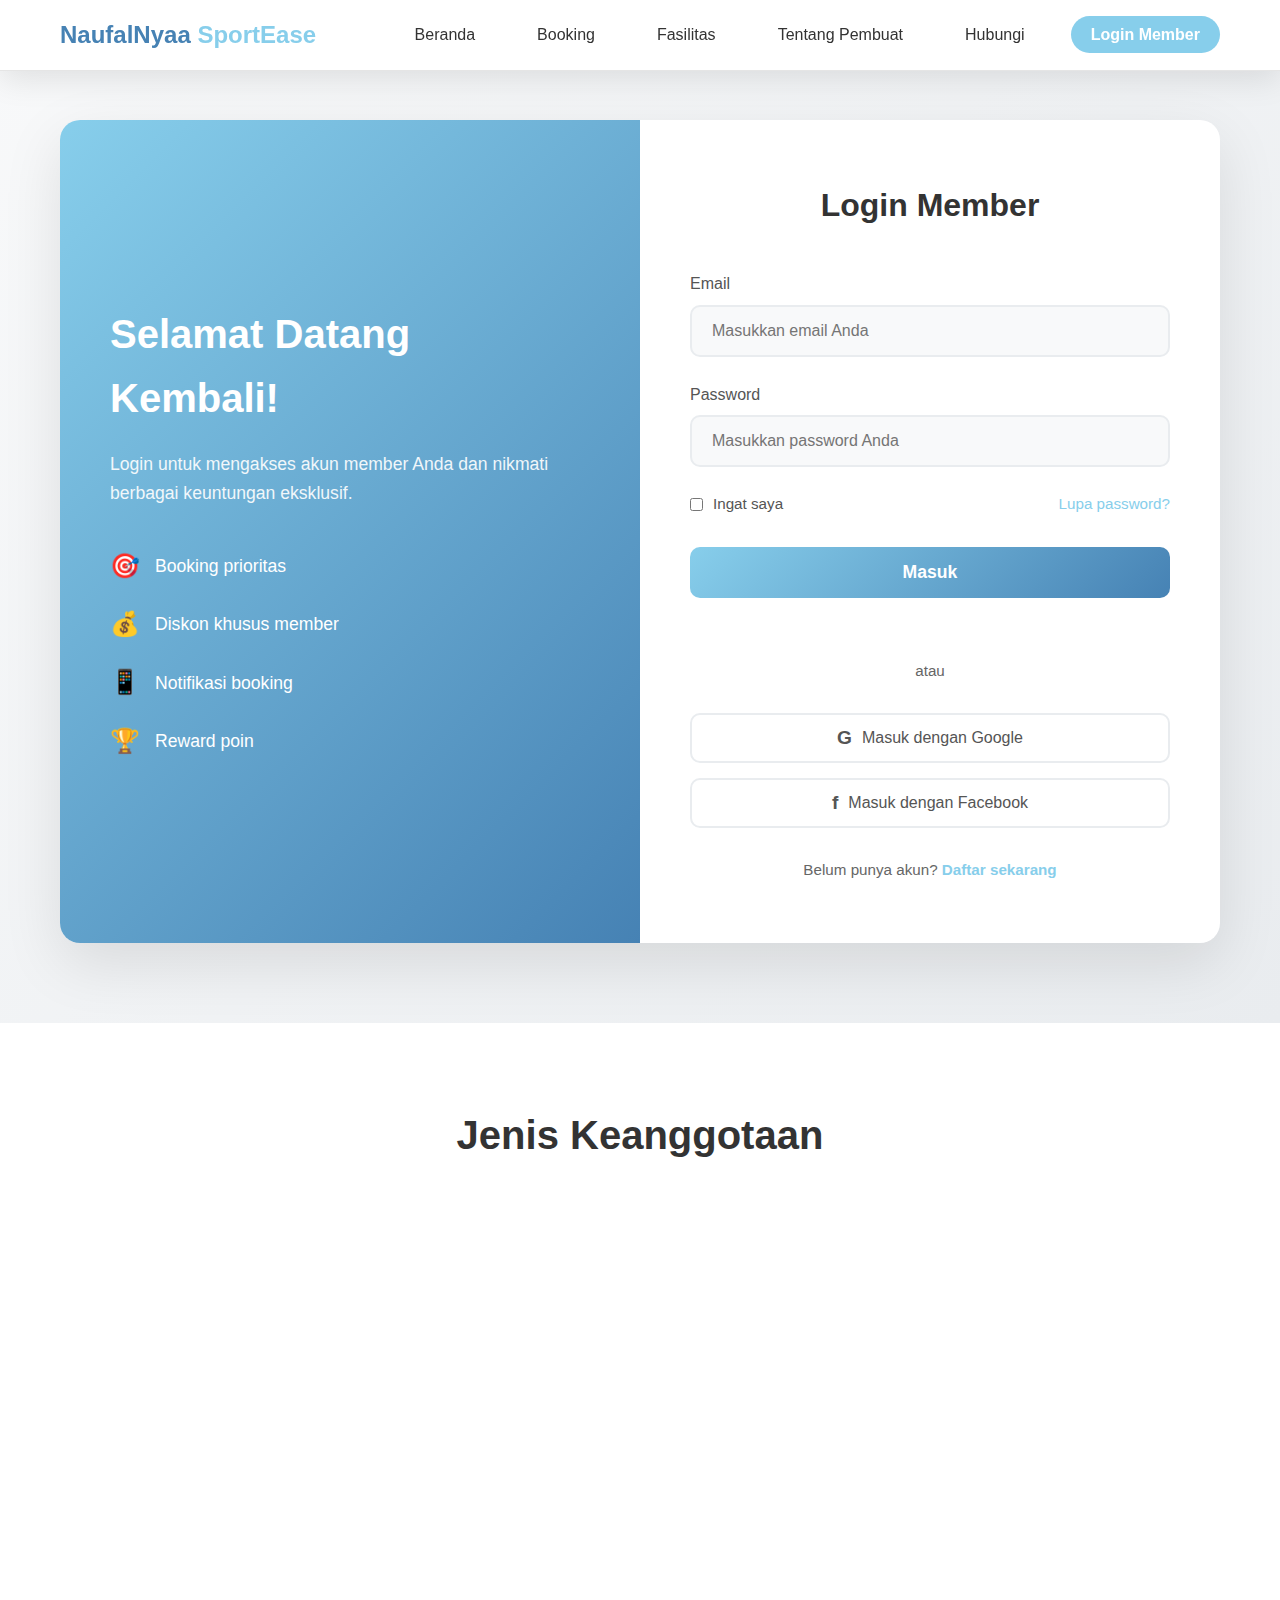
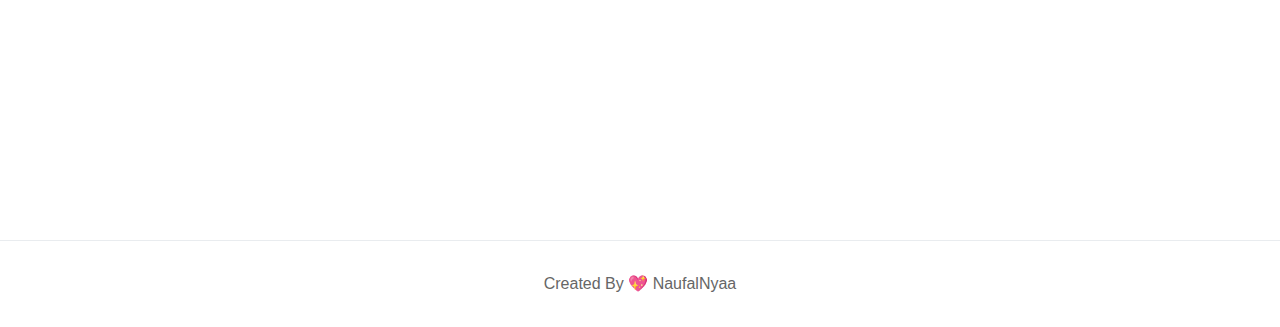
<file: docs/login.html>
<!DOCTYPE html>
<html lang="id">
<head>
    <meta charset="UTF-8">
    <meta name="viewport" content="width=device-width, initial-scale=1.0">
    <title>Login Member - NaufalNyaa SportEase</title>
    <link rel="stylesheet" href="assets/css/style.css">
    <link rel="stylesheet" href="assets/css/login-style.css">
    <link rel="stylesheet" href="assets/css/responsive.css">
</head>
<body>
    <!-- Navbar -->
    <nav class="navbar-utama">
        <div class="container-navbar">
            <div class="logo">
                <h2><span class="nama-utama">NaufalNyaa</span> <span class="nama-brand">SportEase</span></h2>
            </div>
            <ul class="menu-navigasi">
                <li><a href="index.html">Beranda</a></li>
                <li><a href="booking.html">Booking</a></li>
                <li><a href="fasilitas.html">Fasilitas</a></li>
                <li><a href="author.html">Tentang Pembuat</a></li>
                <li><a href="https://wa.me/6289533736447?text=Halo%20saya%20ingin%20bertanya%20tentang%20membership" target="_blank">Hubungi</a></li>
                <li><a href="login.html" class="aktif tombol-login-member">Login Member</a></li>
            </ul>
            <div class="hamburger-menu">
                <span></span>
                <span></span>
                <span></span>
            </div>
        </div>
    </nav>

    <!-- Section Login -->
    <section class="bagian-login">
        <div class="container-login">
            <div class="kotak-login">
                <div class="bagian-kiri">
                    <div class="konten-kiri">
                        <h2>Selamat Datang Kembali!</h2>
                        <p>Login untuk mengakses akun member Anda dan nikmati berbagai keuntungan eksklusif.</p>
                        <div class="keuntungan-member">
                            <div class="item-keuntungan">
                                <span class="ikon">🎯</span>
                                <span>Booking prioritas</span>
                            </div>
                            <div class="item-keuntungan">
                                <span class="ikon">💰</span>
                                <span>Diskon khusus member</span>
                            </div>
                            <div class="item-keuntungan">
                                <span class="ikon">📱</span>
                                <span>Notifikasi booking</span>
                            </div>
                            <div class="item-keuntungan">
                                <span class="ikon">🏆</span>
                                <span>Reward poin</span>
                            </div>
                        </div>
                    </div>
                </div>

                <div class="bagian-kanan">
                    <div class="form-login">
                        <h3>Login Member</h3>
                        <form class="formulir-login" id="form-login">
                            <div class="grup-input">
                                <label for="email">Email</label>
                                <input type="email" id="email" name="email" placeholder="Masukkan email Anda" required>
                            </div>

                            <div class="grup-input">
                                <label for="password">Password</label>
                                <input type="password" id="password" name="password" placeholder="Masukkan password Anda" required>
                            </div>

                            <div class="opsi-login">
                                <label class="checkbox-container">
                                    <input type="checkbox" id="ingat-saya">
                                    <span class="checkmark"></span>
                                    Ingat saya
                                </label>
                                <a href="#" class="lupa-password">Lupa password?</a>
                            </div>

                            <button type="submit" class="tombol-login">Masuk</button>
                        </form>

                        <div class="atau-divider">
                            <span>atau</span>
                        </div>

                        <div class="login-sosial">
                            <button class="tombol-google">
                                <span class="ikon-google">G</span>
                                Masuk dengan Google
                            </button>
                            <button class="tombol-facebook">
                                <span class="ikon-facebook">f</span>
                                Masuk dengan Facebook
                            </button>
                        </div>

                        <div class="link-daftar">
                            <p>Belum punya akun? <a href="#" class="link-registrasi">Daftar sekarang</a></p>
                        </div>
                    </div>
                </div>
            </div>
        </div>
    </section>

    <!-- Section Jenis Member -->
    <section class="bagian-jenis-member">
        <div class="container-jenis-member">
            <h2>Jenis Keanggotaan</h2>
            <div class="grid-member">
                <div class="kartu-member">
                    <div class="header-kartu">
                        <h3>Member Reguler</h3>
                        <div class="harga-member">Gratis</div>
                    </div>
                    <ul class="fitur-member">
                        <li>✓ Booking online</li>
                        <li>✓ Diskon 5%</li>
                        <li>✓ Notifikasi promo</li>
                        <li>✓ History booking</li>
                    </ul>
                    <button class="tombol-pilih-member">Pilih Paket</button>
                </div>

                <div class="kartu-member featured">
                    <div class="label-populer">Populer</div>
                    <div class="header-kartu">
                        <h3>Member Premium</h3>
                        <div class="harga-member">Rp 99.000<span>/bulan</span></div>
                    </div>
                    <ul class="fitur-member">
                        <li>✓ Semua fitur Reguler</li>
                        <li>✓ Diskon 15%</li>
                        <li>✓ Booking prioritas</li>
                        <li>✓ Konsultasi gratis</li>
                        <li>✓ Akses gym 24/7</li>
                    </ul>
                    <button class="tombol-pilih-member">Pilih Paket</button>
                </div>

                <div class="kartu-member">
                    <div class="header-kartu">
                        <h3>Member VIP</h3>
                        <div class="harga-member">Rp 199.000<span>/bulan</span></div>
                    </div>
                    <ul class="fitur-member">
                        <li>✓ Semua fitur Premium</li>
                        <li>✓ Diskon 25%</li>
                        <li>✓ Personal trainer</li>
                        <li>✓ Free towel & loker</li>
                        <li>✓ Guest pass (2x/bulan)</li>
                        <li>✓ Parkir VIP</li>
                    </ul>
                    <button class="tombol-pilih-member">Pilih Paket</button>
                </div>
            </div>
        </div>
    </section>

    <!-- Footer -->
    <footer class="footer-utama">
        <div class="container-footer">
            <p>Created By 💖 NaufalNyaa</p>
        </div>
    </footer>

    <script src="assets/js/script.js"></script>
</body>
</html>
</file>
<file: docs/assets/css/responsive.css>
/* Mobile First - Base styles sudah mobile friendly */

/* Tablet (768px - 1024px) */
@media screen and (max-width: 1024px) {
    .container-hero {
        gap: 40px;
    }

    .konten-hero h1 {
        font-size: 3rem;
    }

    .grid-keunggulan,
    .grid-olahraga,
    .grid-testimoni {
        grid-template-columns: repeat(auto-fit, minmax(280px, 1fr));
        gap: 30px;
    }

    .grid-tempat-olahraga,
    .grid-fasilitas {
        grid-template-columns: repeat(auto-fit, minmax(320px, 1fr));
        gap: 30px;
    }

    .kotak-login {
        grid-template-columns: 1fr;
        max-width: 600px;
        margin: 0 auto;
    }

    .bagian-kiri {
        padding: 40px 30px;
        text-align: center;
    }

    .bagian-kanan {
        padding: 40px 30px;
    }
}

/* Mobile (max-width: 768px) */
@media screen and (max-width: 768px) {
    /* Navbar Mobile */
    .menu-navigasi {
        position: fixed;
        top: 70px;
        left: -100%;
        width: 100%;
        height: calc(100vh - 70px);
        background: rgba(255, 255, 255, 0.98);
        backdrop-filter: blur(20px);
        -webkit-backdrop-filter: blur(20px);
        flex-direction: column;
        justify-content: flex-start;
        align-items: center;
        padding-top: 50px;
        transition: left 0.3s ease;
        gap: 20px;
        border-right: 1px solid rgba(0, 0, 0, 0.1);
    }

    .menu-navigasi.aktif {
        left: 0;
    }

    .hamburger-menu {
        display: flex;
    }

    .hamburger-menu.aktif span:nth-child(1) {
        transform: rotate(-45deg) translate(-5px, 6px);
    }

    .hamburger-menu.aktif span:nth-child(2) {
        opacity: 0;
    }

    .hamburger-menu.aktif span:nth-child(3) {
        transform: rotate(45deg) translate(-5px, -6px);
    }

    /* Hero Section Mobile */
    .container-hero {
        grid-template-columns: 1fr;
        gap: 30px;
        text-align: center;
    }

    .konten-hero h1 {
        font-size: 2.5rem;
        line-height: 1.3;
    }

    .konten-hero p {
        font-size: 1.1rem;
    }

    .tombol-hero {
        justify-content: center;
        flex-direction: column;
        align-items: center;
        gap: 15px;
    }

    .tombol-primer,
    .tombol-sekunder {
        width: 100%;
        max-width: 300px;
        text-align: center;
    }

    .gambar-hero img {
        height: 300px;
    }

    /* Section Headings Mobile */
    .container-mengapa h2,
    .container-olahraga h2,
    .container-testimoni h2,
    .container-info-booking h2,
    .container-jenis-member h2,
    .container-fasilitas-tambahan h2 {
        font-size: 2rem;
        margin-bottom: 40px;
    }

    .header-booking h1,
    .header-fasilitas h1 {
        font-size: 2.2rem;
    }

    .header-booking p,
    .header-fasilitas p {
        font-size: 1.1rem;
    }

    /* Cards Mobile */
    .grid-keunggulan,
    .grid-olahraga,
    .grid-testimoni,
    .grid-info-booking,
    .grid-fasilitas-tambahan {
        grid-template-columns: 1fr;
        gap: 25px;
    }

    .grid-tempat-olahraga,
    .grid-fasilitas {
        grid-template-columns: 1fr;
        gap: 30px;
    }

    .grid-member {
        grid-template-columns: 1fr;
        gap: 30px;
    }

    .kartu-member.featured {
        transform: none;
    }

    .kartu-member.featured:hover {
        transform: translateY(-10px);
    }

    /* Login Mobile */
    .kotak-login {
        grid-template-columns: 1fr;
        margin: 20px;
        border-radius: 15px;
    }

    .bagian-kiri {
        padding: 30px 25px;
        order: 2;
    }

    .bagian-kanan {
        padding: 30px 25px;
        order: 1;
    }

    .konten-kiri h2 {
        font-size: 2rem;
    }

    .keuntungan-member {
        gap: 15px;
    }

    .item-keuntungan {
        font-size: 1rem;
    }

    /* Form Mobile */
    .login-sosial {
        gap: 12px;
    }

    /* Padding Adjustments Mobile */
    .bagian-hero,
    .bagian-mengapa,
    .bagian-olahraga,
    .bagian-testimoni,
    .bagian-booking,
    .bagian-fasilitas,
    .bagian-info-booking,
    .bagian-jenis-member,
    .bagian-fasilitas-tambahan {
        padding: 60px 0;
    }

    .header-booking,
    .header-fasilitas {
        padding: 100px 0 40px;
    }

    .bagian-login {
        padding: 100px 0 60px;
    }

    /* Container Padding */
    .container-navbar,
    .container-hero,
    .container-mengapa,
    .container-olahraga,
    .container-testimoni,
    .container-booking,
    .container-fasilitas,
    .container-info-booking,
    .container-jenis-member,
    .container-fasilitas-tambahan,
    .container-login,
    .container-header-booking,
    .container-header-fasilitas,
    .container-footer {
        padding: 0 15px;
    }

    /* Cards Padding Mobile */
    .kartu-keunggulan,
    .kartu-testimoni,
    .kartu-info,
    .item-fasilitas-tambahan {
        padding: 30px 25px;
    }

    .konten-kartu,
    .konten-fasilitas {
        padding: 25px;
    }

    .kartu-member {
        padding: 35px 25px;
    }

    /* Author Page Mobile */
    .bagian-author {
        padding: 100px 0 60px;
    }

    .container-author {
        padding: 0 15px;
    }

    .profil-author {
        grid-template-columns: 1fr;
        gap: 30px;
        text-align: center;
    }

    .foto-author img {
        width: 200px;
        height: 200px;
    }

    .info-author h1 {
        font-size: 2.2rem;
    }

    .grid-keahlian {
        grid-template-columns: repeat(auto-fit, minmax(120px, 1fr));
        gap: 15px;
    }

    .item-keahlian {
        padding: 15px 10px;
        font-size: 0.9rem;
    }

    .grid-sosial {
        grid-template-columns: 1fr;
        gap: 20px;
    }
}

/* Small Mobile (max-width: 480px) */
@media screen and (max-width: 480px) {
    .logo h2 {
        font-size: 1.3rem;
    }

    .konten-hero h1 {
        font-size: 2.2rem;
    }

    .container-mengapa h2,
    .container-olahraga h2,
    .container-testimoni h2,
    .container-info-booking h2,
    .container-jenis-member h2,
    .container-fasilitas-tambahan h2 {
        font-size: 1.8rem;
    }

    .header-booking h1,
    .header-fasilitas h1 {
        font-size: 2rem;
    }

    .konten-kartu h3,
    .konten-fasilitas h3 {
        font-size: 1.5rem;
    }

    .kartu-keunggulan h3 {
        font-size: 1.3rem;
    }

    .harga-member {
        font-size: 2.2rem;
    }

    .label-harga {
        font-size: 0.9rem;
        padding: 6px 12px;
    }

    .tombol-booking,
    .tombol-login,
    .tombol-pilih-member {
        padding: 12px 20px;
        font-size: 1rem;
    }

    .bagian-login {
        padding: 90px 0 40px;
    }

    .kotak-login {
        margin: 10px;
    }

    .bagian-kiri,
    .bagian-kanan {
        padding: 25px 20px;
    }

    .konten-kiri h2 {
        font-size: 1.8rem;
    }

    .form-login h3 {
        font-size: 1.6rem;
        margin-bottom: 30px;
    }

    /* Author Page Small Mobile */
    .info-author h1 {
        font-size: 2rem;
    }

    .foto-author img {
        width: 180px;
        height: 180px;
    }

    .grid-keahlian {
        grid-template-columns: repeat(auto-fit, minmax(100px, 1fr));
        gap: 10px;
    }

    .item-keahlian {
        padding: 12px 8px;
        font-size: 0.8rem;
    }
}

/* Landscape Mobile */
@media screen and (max-height: 500px) and (orientation: landscape) {
    .bagian-hero {
        padding: 100px 0 40px;
        min-height: auto;
    }

    .container-hero {
        gap: 20px;
    }

    .konten-hero h1 {
        font-size: 2.2rem;
    }

    .gambar-hero img {
        height: 250px;
    }

    .menu-navigasi {
        height: calc(100vh - 70px);
        padding-top: 30px;
        gap: 15px;
    }
}

/* High DPI Displays */
@media screen and (-webkit-min-device-pixel-ratio: 2),
       screen and (min-resolution: 192dpi) {
    .navbar-utama {
        border-bottom-width: 0.5px;
    }

    .kartu-keunggulan,
    .kartu-olahraga,
    .kartu-testimoni,
    .kartu-tempat-olahraga,
    .kartu-fasilitas,
    .kartu-member {
        border: 0.5px solid rgba(0, 0, 0, 0.1);
    }
}
</file>
<file: docs/assets/css/author-style.css>
/* Header Author */
.header-author {
    padding: 120px 0 60px;
    background: linear-gradient(135deg, #87CEEB 0%, #B0E0E6 100%);
    text-align: center;
}

.container-header-author {
    max-width: 1200px;
    margin: 0 auto;
    padding: 0 20px;
}

.header-author h1 {
    font-size: 3rem;
    color: white;
    margin-bottom: 20px;
    font-weight: 700;
}

.header-author p {
    font-size: 1.3rem;
    color: rgba(255, 255, 255, 0.9);
    max-width: 600px;
    margin: 0 auto;
}

/* Bagian Author */
.bagian-author {
    padding: 80px 0;
    background: white;
}

.container-author {
    max-width: 1200px;
    margin: 0 auto;
    padding: 0 20px;
}

.profil-author {
    display: grid;
    grid-template-columns: 1fr 2fr;
    gap: 60px;
    align-items: start;
}

.foto-author {
    text-align: center;
    position: relative;
}

.foto-author img {
    width: 250px;
    height: 250px;
    border-radius: 50%;
    object-fit: cover;
    border: 5px solid #87CEEB;
    box-shadow: 0 20px 40px rgba(135, 206, 235, 0.3);
    transition: all 0.3s ease;
}

.foto-author img:hover {
    transform: scale(1.05);
    box-shadow: 0 25px 50px rgba(135, 206, 235, 0.4);
}

.status-online {
    margin-top: 20px;
    display: flex;
    align-items: center;
    justify-content: center;
    gap: 10px;
    color: #28a745;
    font-weight: 500;
}

.dot-online {
    width: 12px;
    height: 12px;
    background: #28a745;
    border-radius: 50%;
    animation: pulse 2s infinite;
}

@keyframes pulse {
    0% {
        box-shadow: 0 0 0 0 rgba(40, 167, 69, 0.7);
    }
    70% {
        box-shadow: 0 0 0 10px rgba(40, 167, 69, 0);
    }
    100% {
        box-shadow: 0 0 0 0 rgba(40, 167, 69, 0);
    }
}

.info-author h1 {
    font-size: 2.8rem;
    color: #333;
    margin-bottom: 10px;
    font-weight: 700;
}

.nim {
    font-size: 1.1rem;
    color: #87CEEB;
    font-weight: 600;
    margin-bottom: 20px;
}

.deskripsi {
    font-size: 1.1rem;
    color: #666;
    line-height: 1.8;
    margin-bottom: 30px;
}

.detail-info {
    display: grid;
    gap: 20px;
}

.info-item h3 {
    font-size: 1.2rem;
    color: #333;
    margin-bottom: 8px;
    font-weight: 600;
}

.info-item p {
    color: #666;
    font-size: 1rem;
}

/* Bagian Hobi */
.bagian-hobi {
    padding: 80px 0;
    background: #f8f9fa;
}

.container-hobi {
    max-width: 1200px;
    margin: 0 auto;
    padding: 0 20px;
    text-align: center;
}

.container-hobi h2 {
    font-size: 2.5rem;
    color: #333;
    margin-bottom: 60px;
    font-weight: 700;
}

.grid-hobi {
    display: grid;
    grid-template-columns: repeat(auto-fit, minmax(280px, 1fr));
    gap: 30px;
}

.kartu-hobi {
    background: white;
    padding: 40px 30px;
    border-radius: 15px;
    box-shadow: 0 10px 30px rgba(0, 0, 0, 0.1);
    transition: all 0.3s ease;
    border: 1px solid #f0f0f0;
}

.kartu-hobi:hover {
    transform: translateY(-10px);
    box-shadow: 0 20px 50px rgba(135, 206, 235, 0.2);
}

.ikon-hobi {
    font-size: 3rem;
    margin-bottom: 20px;
}

.kartu-hobi h3 {
    font-size: 1.4rem;
    color: #333;
    margin-bottom: 15px;
    font-weight: 600;
}

.kartu-hobi p {
    color: #666;
    line-height: 1.6;
}

/* Bagian Keahlian */
.bagian-keahlian {
    padding: 80px 0;
    background: white;
}

.container-keahlian {
    max-width: 1200px;
    margin: 0 auto;
    padding: 0 20px;
    text-align: center;
}

.container-keahlian h2 {
    font-size: 2.5rem;
    color: #333;
    margin-bottom: 60px;
    font-weight: 700;
}

.grid-keahlian {
    display: grid;
    grid-template-columns: repeat(auto-fit, minmax(150px, 1fr));
    gap: 20px;
}

.item-keahlian {
    background: white;
    padding: 20px 15px;
    border-radius: 25px;
    font-weight: 600;
    font-size: 1rem;
    transition: all 0.3s ease;
    border: 2px solid #f0f0f0;
    cursor: pointer;
}

.item-keahlian:hover {
    transform: translateY(-5px);
    box-shadow: 0 10px 25px rgba(0, 0, 0, 0.1);
}

.item-keahlian.frontend {
    border-color: #61dafb;
    color: #61dafb;
}

.item-keahlian.frontend:hover {
    background: #61dafb;
    color: white;
}

.item-keahlian.backend {
    border-color: #68d391;
    color: #68d391;
}

.item-keahlian.backend:hover {
    background: #68d391;
    color: white;
}

.item-keahlian.database {
    border-color: #f6ad55;
    color: #f6ad55;
}

.item-keahlian.database:hover {
    background: #f6ad55;
    color: white;
}

.item-keahlian.tools {
    border-color: #fc8181;
    color: #fc8181;
}

.item-keahlian.tools:hover {
    background: #fc8181;
    color: white;
}

.item-keahlian.design {
    border-color: #b794f6;
    color: #b794f6;
}

.item-keahlian.design:hover {
    background: #b794f6;
    color: white;
}

.item-keahlian.mobile {
    border-color: #4fd1c7;
    color: #4fd1c7;
}

.item-keahlian.mobile:hover {
    background: #4fd1c7;
    color: white;
}

/* Bagian Sosial */
.bagian-sosial {
    padding: 80px 0;
    background: #f8f9fa;
}

.container-sosial {
    max-width: 1200px;
    margin: 0 auto;
    padding: 0 20px;
    text-align: center;
}

.container-sosial h2 {
    font-size: 2.5rem;
    color: #333;
    margin-bottom: 60px;
    font-weight: 700;
}

.grid-sosial {
    display: grid;
    grid-template-columns: repeat(auto-fit, minmax(300px, 1fr));
    gap: 30px;
}

.kartu-sosial {
    background: white;
    padding: 30px;
    border-radius: 15px;
    box-shadow: 0 10px 30px rgba(0, 0, 0, 0.1);
    transition: all 0.3s ease;
    text-decoration: none;
    display: flex;
    align-items: center;
    gap: 20px;
    border: 1px solid #f0f0f0;
}

.kartu-sosial:hover {
    transform: translateY(-10px);
    box-shadow: 0 20px 50px rgba(0, 0, 0, 0.15);
    text-decoration: none;
}

.ikon-sosial {
    width: 60px;
    height: 60px;
    border-radius: 50%;
    display: flex;
    align-items: center;
    justify-content: center;
    flex-shrink: 0;
}

.kartu-sosial.github .ikon-sosial {
    background: #333;
    color: white;
}

.kartu-sosial.linkedin .ikon-sosial {
    background: #0077b5;
    color: white;
}

.kartu-sosial.instagram .ikon-sosial {
    background: linear-gradient(45deg, #f09433 0%, #e6683c 25%, #dc2743 50%, #cc2366 75%, #bc1888 100%);
    color: white;
}

.kartu-sosial.email .ikon-sosial {
    background: #ea4335;
    color: white;
}

.info-sosial {
    text-align: left;
    flex: 1;
}

.info-sosial h3 {
    font-size: 1.3rem;
    color: #333;
    margin-bottom: 5px;
    font-weight: 600;
}

.info-sosial p {
    color: #666;
    font-size: 1rem;
    margin-bottom: 5px;
}

.info-sosial span {
    color: #999;
    font-size: 0.9rem;
}

/* Bagian Quote */
.bagian-quote {
    padding: 80px 0;
    background: linear-gradient(135deg, #87CEEB 0%, #B0E0E6 100%);
    text-align: center;
}

.container-quote {
    max-width: 800px;
    margin: 0 auto;
    padding: 0 20px;
}

.container-quote blockquote {
    font-size: 1.8rem;
    color: white;
    font-style: italic;
    line-height: 1.6;
    margin: 0;
    position: relative;
}

.container-quote blockquote::before {
    content: '"';
    font-size: 4rem;
    position: absolute;
    top: -20px;
    left: -30px;
    opacity: 0.3;
}

.container-quote cite {
    display: block;
    margin-top: 20px;
    font-size: 1.2rem;
    color: rgba(255, 255, 255, 0.8);
    font-style: normal;
}

/* Animasi */
.kartu-hobi,
.item-keahlian,
.kartu-sosial {
    animation: fadeInUp 0.6s ease forwards;
}

.kartu-hobi:nth-child(even),
.kartu-sosial:nth-child(even) {
    animation-delay: 0.2s;
}

.kartu-hobi:nth-child(3n),
.kartu-sosial:nth-child(3n) {
    animation-delay: 0.4s;
}

.item-keahlian:nth-child(2n) {
    animation-delay: 0.1s;
}

.item-keahlian:nth-child(3n) {
    animation-delay: 0.2s;
}

.item-keahlian:nth-child(4n) {
    animation-delay: 0.3s;
}
</file>
<file: docs/assets/css/booking-style.css>
/* Header Booking */
.header-booking {
    padding: 120px 0 60px;
    background: linear-gradient(135deg, #87CEEB 0%, #B0E0E6 100%);
    text-align: center;
}

.container-header-booking {
    max-width: 1200px;
    margin: 0 auto;
    padding: 0 20px;
}

.header-booking h1 {
    font-size: 3rem;
    color: white;
    margin-bottom: 20px;
    font-weight: 700;
}

.header-booking p {
    font-size: 1.3rem;
    color: rgba(255, 255, 255, 0.9);
    max-width: 600px;
    margin: 0 auto;
}

/* Bagian Booking */
.bagian-booking {
    padding: 80px 0;
    background: #f8f9fa;
}

.container-booking {
    max-width: 1200px;
    margin: 0 auto;
    padding: 0 20px;
}

.grid-tempat-olahraga {
    display: grid;
    grid-template-columns: repeat(auto-fit, minmax(350px, 1fr));
    gap: 40px;
}

.kartu-tempat-olahraga {
    background: white;
    border-radius: 20px;
    overflow: hidden;
    box-shadow: 0 10px 30px rgba(0, 0, 0, 0.1);
    transition: all 0.3s ease;
    position: relative;
}

.kartu-tempat-olahraga:hover {
    transform: translateY(-10px);
    box-shadow: 0 25px 50px rgba(135, 206, 235, 0.3);
}

.gambar-tempat {
    position: relative;
    overflow: hidden;
}

.gambar-tempat img {
    width: 100%;
    height: 250px;
    object-fit: cover;
    transition: all 0.3s ease;
}

.kartu-tempat-olahraga:hover .gambar-tempat img {
    transform: scale(1.05);
}

.label-harga {
    position: absolute;
    top: 20px;
    right: 20px;
    background: #4682B4;
    color: white;
    padding: 8px 16px;
    border-radius: 20px;
    font-weight: 600;
    font-size: 1rem;
    box-shadow: 0 5px 15px rgba(70, 130, 180, 0.3);
}

.konten-kartu {
    padding: 30px;
}

.konten-kartu h3 {
    font-size: 1.8rem;
    color: #333;
    margin-bottom: 15px;
    font-weight: 700;
}

.konten-kartu p {
    color: #666;
    margin-bottom: 20px;
    line-height: 1.6;
    font-size: 1rem;
}

.fitur-tempat {
    list-style: none;
    margin-bottom: 25px;
}

.fitur-tempat li {
    color: #555;
    margin-bottom: 8px;
    font-size: 0.95rem;
    padding-left: 5px;
}

.tombol-booking {
    width: 100%;
    background: linear-gradient(135deg, #87CEEB 0%, #4682B4 100%);
    color: white;
    border: none;
    padding: 15px 25px;
    border-radius: 30px;
    font-size: 1.1rem;
    font-weight: 600;
    cursor: pointer;
    transition: all 0.3s ease;
}

.tombol-booking:hover {
    background: linear-gradient(135deg, #4682B4 0%, #2E5984 100%);
    transform: translateY(-2px);
    box-shadow: 0 10px 25px rgba(70, 130, 180, 0.4);
}

/* Info Booking */
.bagian-info-booking {
    padding: 80px 0;
    background: white;
}

.container-info-booking {
    max-width: 1200px;
    margin: 0 auto;
    padding: 0 20px;
    text-align: center;
}

.container-info-booking h2 {
    font-size: 2.5rem;
    color: #333;
    margin-bottom: 60px;
    font-weight: 700;
}

.grid-info-booking {
    display: grid;
    grid-template-columns: repeat(auto-fit, minmax(250px, 1fr));
    gap: 40px;
}

.kartu-info {
    background: #f8f9fa;
    padding: 40px 30px;
    border-radius: 15px;
    border: 2px solid transparent;
    transition: all 0.3s ease;
}

.kartu-info:hover {
    border-color: #87CEEB;
    background: white;
    box-shadow: 0 10px 30px rgba(135, 206, 235, 0.2);
    transform: translateY(-5px);
}

.kartu-info h3 {
    font-size: 1.3rem;
    color: #333;
    margin-bottom: 15px;
    font-weight: 600;
}

.kartu-info p {
    color: #666;
    font-size: 1rem;
    line-height: 1.5;
}

/* Animasi */
.kartu-tempat-olahraga {
    animation: fadeInUp 0.6s ease forwards;
}

.kartu-tempat-olahraga:nth-child(even) {
    animation-delay: 0.2s;
}

.kartu-tempat-olahraga:nth-child(3n) {
    animation-delay: 0.4s;
}
</file>
<file: docs/assets/css/fasilitas-style.css>
/* Header Fasilitas */
.header-fasilitas {
    padding: 120px 0 60px;
    background: linear-gradient(135deg, #87CEEB 0%, #B0E0E6 100%);
    text-align: center;
}

.container-header-fasilitas {
    max-width: 1200px;
    margin: 0 auto;
    padding: 0 20px;
}

.header-fasilitas h1 {
    font-size: 3rem;
    color: white;
    margin-bottom: 20px;
    font-weight: 700;
}

.header-fasilitas p {
    font-size: 1.3rem;
    color: rgba(255, 255, 255, 0.9);
    max-width: 600px;
    margin: 0 auto;
}

/* Bagian Fasilitas */
.bagian-fasilitas {
    padding: 80px 0;
    background: #f8f9fa;
}

.container-fasilitas {
    max-width: 1200px;
    margin: 0 auto;
    padding: 0 20px;
}

.grid-fasilitas {
    display: grid;
    grid-template-columns: repeat(auto-fit, minmax(350px, 1fr));
    gap: 40px;
}

.kartu-fasilitas {
    background: white;
    border-radius: 20px;
    overflow: hidden;
    box-shadow: 0 10px 30px rgba(0, 0, 0, 0.1);
    transition: all 0.3s ease;
}

.kartu-fasilitas:hover {
    transform: translateY(-10px);
    box-shadow: 0 25px 50px rgba(135, 206, 235, 0.3);
}

.gambar-fasilitas {
    overflow: hidden;
    height: 220px;
}

.gambar-fasilitas img {
    width: 100%;
    height: 100%;
    object-fit: cover;
    transition: all 0.3s ease;
}

.kartu-fasilitas:hover .gambar-fasilitas img {
    transform: scale(1.05);
}

.konten-fasilitas {
    padding: 30px;
}

.konten-fasilitas h3 {
    font-size: 1.6rem;
    color: #333;
    margin-bottom: 15px;
    font-weight: 700;
}

.konten-fasilitas p {
    color: #666;
    margin-bottom: 20px;
    line-height: 1.6;
    font-size: 1rem;
}

.detail-fasilitas {
    list-style: none;
    margin-top: 20px;
}

.detail-fasilitas li {
    color: #555;
    margin-bottom: 8px;
    font-size: 0.95rem;
    padding-left: 5px;
}

/* Fasilitas Tambahan */
.bagian-fasilitas-tambahan {
    padding: 80px 0;
    background: white;
}

.container-fasilitas-tambahan {
    max-width: 1200px;
    margin: 0 auto;
    padding: 0 20px;
    text-align: center;
}

.container-fasilitas-tambahan h2 {
    font-size: 2.5rem;
    color: #333;
    margin-bottom: 60px;
    font-weight: 700;
}

.grid-fasilitas-tambahan {
    display: grid;
    grid-template-columns: repeat(auto-fit, minmax(250px, 1fr));
    gap: 40px;
}

.item-fasilitas-tambahan {
    background: #f8f9fa;
    padding: 40px 30px;
    border-radius: 15px;
    border: 2px solid transparent;
    transition: all 0.3s ease;
}

.item-fasilitas-tambahan:hover {
    border-color: #87CEEB;
    background: white;
    box-shadow: 0 10px 30px rgba(135, 206, 235, 0.2);
    transform: translateY(-10px);
}

.ikon-fasilitas {
    font-size: 2.5rem;
    margin-bottom: 20px;
}

.item-fasilitas-tambahan h3 {
    font-size: 1.4rem;
    color: #333;
    margin-bottom: 15px;
    font-weight: 600;
}

.item-fasilitas-tambahan p {
    color: #666;
    line-height: 1.6;
    font-size: 1rem;
}

/* Animasi */
.kartu-fasilitas {
    animation: fadeInUp 0.6s ease forwards;
}

.kartu-fasilitas:nth-child(even) {
    animation-delay: 0.2s;
}

.kartu-fasilitas:nth-child(3n) {
    animation-delay: 0.4s;
}

.item-fasilitas-tambahan {
    animation: fadeInUp 0.8s ease forwards;
}

.item-fasilitas-tambahan:nth-child(2n) {
    animation-delay: 0.1s;
}

.item-fasilitas-tambahan:nth-child(3n) {
    animation-delay: 0.2s;
}

.item-fasilitas-tambahan:nth-child(4n) {
    animation-delay: 0.3s;
}

.item-fasilitas-tambahan:nth-child(5n) {
    animation-delay: 0.4s;
}

.item-fasilitas-tambahan:nth-child(6n) {
    animation-delay: 0.5s;
}
</file>
<file: docs/assets/css/login-style.css>
/* Bagian Login */
.bagian-login {
    padding: 120px 0 80px;
    min-height: 100vh;
    background: linear-gradient(135deg, #f8f9fa 0%, #e9ecef 100%);
    display: flex;
    align-items: center;
}

.container-login {
    max-width: 1200px;
    margin: 0 auto;
    padding: 0 20px;
}

.kotak-login {
    background: white;
    border-radius: 20px;
    box-shadow: 0 20px 60px rgba(0, 0, 0, 0.1);
    overflow: hidden;
    display: grid;
    grid-template-columns: 1fr 1fr;
    min-height: 600px;
}

/* Bagian Kiri */
.bagian-kiri {
    background: linear-gradient(135deg, #87CEEB 0%, #4682B4 100%);
    padding: 60px 50px;
    display: flex;
    align-items: center;
    color: white;
}

.konten-kiri h2 {
    font-size: 2.5rem;
    margin-bottom: 20px;
    font-weight: 700;
}

.konten-kiri p {
    font-size: 1.1rem;
    margin-bottom: 40px;
    opacity: 0.9;
    line-height: 1.6;
}

.keuntungan-member {
    display: flex;
    flex-direction: column;
    gap: 20px;
}

.item-keuntungan {
    display: flex;
    align-items: center;
    gap: 15px;
    font-size: 1.1rem;
}

.item-keuntungan .ikon {
    font-size: 1.5rem;
}

/* Bagian Kanan */
.bagian-kanan {
    padding: 60px 50px;
    display: flex;
    align-items: center;
}

.form-login {
    width: 100%;
}

.form-login h3 {
    font-size: 2rem;
    color: #333;
    margin-bottom: 40px;
    font-weight: 700;
    text-align: center;
}

.formulir-login {
    margin-bottom: 30px;
}

.grup-input {
    margin-bottom: 25px;
}

.grup-input label {
    display: block;
    color: #555;
    margin-bottom: 8px;
    font-weight: 500;
    font-size: 1rem;
}

.grup-input input {
    width: 100%;
    padding: 15px 20px;
    border: 2px solid #e9ecef;
    border-radius: 10px;
    font-size: 1rem;
    transition: all 0.3s ease;
    background: #f8f9fa;
}

.grup-input input:focus {
    outline: none;
    border-color: #87CEEB;
    background: white;
    box-shadow: 0 0 0 3px rgba(135, 206, 235, 0.1);
}

.opsi-login {
    display: flex;
    justify-content: space-between;
    align-items: center;
    margin-bottom: 30px;
}

.checkbox-container {
    display: flex;
    align-items: center;
    cursor: pointer;
    font-size: 0.95rem;
    color: #555;
}

.checkbox-container input {
    margin-right: 10px;
}

.lupa-password {
    color: #87CEEB;
    text-decoration: none;
    font-size: 0.95rem;
    font-weight: 500;
}

.lupa-password:hover {
    color: #4682B4;
    text-decoration: underline;
}

.tombol-login {
    width: 100%;
    background: linear-gradient(135deg, #87CEEB 0%, #4682B4 100%);
    color: white;
    border: none;
    padding: 15px 25px;
    border-radius: 10px;
    font-size: 1.1rem;
    font-weight: 600;
    cursor: pointer;
    transition: all 0.3s ease;
    margin-bottom: 30px;
}

.tombol-login:hover {
    background: linear-gradient(135deg, #4682B4 0%, #2E5984 100%);
    transform: translateY(-2px);
    box-shadow: 0 10px 25px rgba(70, 130, 180, 0.3);
}

.atau-divider {
    text-align: center;
    position: relative;
    margin: 30px 0;
}

.atau-divider span {
    background: white;
    padding: 0 20px;
    color: #666;
    font-size: 0.95rem;
}

.atau-divider::before {
    content: '';
    position: absolute;
    top: 50%;
    left: 0;
    right: 0;
    height: 1px;
    background: #e9ecef;
    z-index: -1;
}

.login-sosial {
    display: flex;
    flex-direction: column;
    gap: 15px;
    margin-bottom: 30px;
}

.tombol-google,
.tombol-facebook {
    width: 100%;
    padding: 12px 20px;
    border: 2px solid #e9ecef;
    border-radius: 10px;
    background: white;
    color: #555;
    font-size: 1rem;
    font-weight: 500;
    cursor: pointer;
    transition: all 0.3s ease;
    display: flex;
    align-items: center;
    justify-content: center;
    gap: 10px;
}

.tombol-google:hover {
    border-color: #db4437;
    background: #db4437;
    color: white;
}

.tombol-facebook:hover {
    border-color: #4267B2;
    background: #4267B2;
    color: white;
}

.ikon-google,
.ikon-facebook {
    font-weight: bold;
    font-size: 1.2rem;
}

.link-daftar {
    text-align: center;
}

.link-daftar p {
    color: #666;
    font-size: 0.95rem;
}

.link-registrasi {
    color: #87CEEB;
    text-decoration: none;
    font-weight: 600;
}

.link-registrasi:hover {
    color: #4682B4;
    text-decoration: underline;
}

/* Bagian Jenis Member */
.bagian-jenis-member {
    padding: 80px 0;
    background: white;
}

.container-jenis-member {
    max-width: 1200px;
    margin: 0 auto;
    padding: 0 20px;
    text-align: center;
}

.container-jenis-member h2 {
    font-size: 2.5rem;
    color: #333;
    margin-bottom: 60px;
    font-weight: 700;
}

.grid-member {
    display: grid;
    grid-template-columns: repeat(auto-fit, minmax(300px, 1fr));
    gap: 40px;
}

.kartu-member {
    background: white;
    border: 2px solid #f0f0f0;
    border-radius: 20px;
    padding: 40px 30px;
    position: relative;
    transition: all 0.3s ease;
}

.kartu-member:hover {
    transform: translateY(-10px);
    box-shadow: 0 20px 40px rgba(135, 206, 235, 0.2);
    border-color: #87CEEB;
}

.kartu-member.featured {
    border-color: #4682B4;
    background: linear-gradient(135deg, #f8f9fa 0%, white 100%);
    transform: scale(1.05);
}

.kartu-member.featured:hover {
    transform: scale(1.05) translateY(-10px);
}

.label-populer {
    position: absolute;
    top: -15px;
    left: 50%;
    transform: translateX(-50%);
    background: #4682B4;
    color: white;
    padding: 8px 20px;
    border-radius: 20px;
    font-size: 0.9rem;
    font-weight: 600;
}

.header-kartu h3 {
    font-size: 1.8rem;
    color: #333;
    margin-bottom: 15px;
    font-weight: 700;
}

.harga-member {
    font-size: 2.5rem;
    color: #4682B4;
    font-weight: 700;
    margin-bottom: 30px;
}

.harga-member span {
    font-size: 1rem;
    color: #666;
    font-weight: 400;
}

.fitur-member {
    list-style: none;
    text-align: left;
    margin-bottom: 30px;
}

.fitur-member li {
    color: #555;
    margin-bottom: 12px;
    font-size: 1rem;
    padding-left: 10px;
}

.tombol-pilih-member {
    width: 100%;
    background: linear-gradient(135deg, #87CEEB 0%, #4682B4 100%);
    color: white;
    border: none;
    padding: 15px 25px;
    border-radius: 30px;
    font-size: 1.1rem;
    font-weight: 600;
    cursor: pointer;
    transition: all 0.3s ease;
}

.tombol-pilih-member:hover {
    background: linear-gradient(135deg, #4682B4 0%, #2E5984 100%);
    transform: translateY(-2px);
    box-shadow: 0 10px 25px rgba(70, 130, 180, 0.4);
}
</file>
<file: docs/assets/css/style.css>
/* Reset dan Base Styles */
* {
    margin: 0;
    padding: 0;
    box-sizing: border-box;
}

body {
    font-family: 'Segoe UI', Tahoma, Geneva, Verdana, sans-serif;
    line-height: 1.6;
    color: #333;
    background-color: #f8f9fa;
}

.container {
    max-width: 1200px;
    margin: 0 auto;
    padding: 0 20px;
}

/* Navbar */
.navbar-utama {
    background: rgba(255, 255, 255, 0.95);
    backdrop-filter: blur(20px);
    -webkit-backdrop-filter: blur(20px);
    position: fixed;
    top: 0;
    width: 100%;
    z-index: 1000;
    transition: all 0.3s ease;
    border-bottom: 1px solid rgba(0, 0, 0, 0.1);
    box-shadow: 0 8px 32px rgba(0, 0, 0, 0.1);
}

.container-navbar {
    max-width: 1200px;
    margin: 0 auto;
    padding: 0 20px;
    display: flex;
    justify-content: space-between;
    align-items: center;
    height: 70px;
}

.logo h2 {
    font-size: 1.5rem;
    font-weight: 700;
}

.logo .nama-utama {
    color: #4682B4;
}

.logo .nama-brand {
    color: #87CEEB;
}

.menu-navigasi {
    display: flex;
    list-style: none;
    align-items: center;
    gap: 30px;
}

.menu-navigasi li a {
    color: #333;
    text-decoration: none;
    font-weight: 500;
    transition: all 0.3s ease;
    padding: 8px 16px;
    border-radius: 20px;
}

.menu-navigasi li a:hover,
.menu-navigasi li a.aktif {
    background: rgba(135, 206, 235, 0.2);
    color: #4682B4;
    transform: translateY(-2px);
}

.tombol-login-member {
    background: #87CEEB !important;
    color: white !important;
    padding: 10px 20px !important;
    border-radius: 25px !important;
    font-weight: 600 !important;
    transition: all 0.3s ease !important;
}

.tombol-login-member:hover {
    background: #4682B4 !important;
    transform: translateY(-2px) !important;
    box-shadow: 0 5px 15px rgba(135, 206, 235, 0.4) !important;
}

.hamburger-menu {
    display: none;
    flex-direction: column;
    cursor: pointer;
}

.hamburger-menu span {
    width: 25px;
    height: 3px;
    background: #333;
    margin: 3px 0;
    transition: 0.3s;
    border-radius: 2px;
}

/* Hero Section */
.bagian-hero {
    padding: 120px 0 80px;
    background: linear-gradient(135deg, #87CEEB 0%, #B0E0E6 100%);
    min-height: 90vh;
    display: flex;
    align-items: center;
}

.container-hero {
    max-width: 1200px;
    margin: 0 auto;
    padding: 0 20px;
    display: grid;
    grid-template-columns: 1fr 1fr;
    gap: 60px;
    align-items: center;
}

.konten-hero h1 {
    font-size: 3.5rem;
    font-weight: 700;
    color: white;
    margin-bottom: 20px;
    line-height: 1.2;
}

.konten-hero p {
    font-size: 1.2rem;
    color: rgba(255, 255, 255, 0.9);
    margin-bottom: 30px;
    line-height: 1.6;
}

.tombol-hero {
    display: flex;
    gap: 20px;
    flex-wrap: wrap;
}

.tombol-primer,
.tombol-sekunder {
    padding: 15px 30px;
    border: none;
    border-radius: 30px;
    font-size: 1.1rem;
    font-weight: 600;
    text-decoration: none;
    transition: all 0.3s ease;
    cursor: pointer;
}

.tombol-primer {
    background: #4682B4;
    color: white;
}

.tombol-primer:hover {
    background: #2E5984;
    transform: translateY(-3px);
    box-shadow: 0 10px 25px rgba(70, 130, 180, 0.4);
}

.tombol-sekunder {
    background: transparent;
    color: white;
    border: 2px solid white;
}

.tombol-sekunder:hover {
    background: white;
    color: #4682B4;
    transform: translateY(-3px);
    box-shadow: 0 10px 25px rgba(255, 255, 255, 0.3);
}

.gambar-hero img {
    width: 100%;
    height: 400px;
    object-fit: cover;
    border-radius: 20px;
    box-shadow: 0 20px 40px rgba(0, 0, 0, 0.1);
}

/* Section Mengapa */
.bagian-mengapa {
    padding: 80px 0;
    background: white;
}

.container-mengapa {
    max-width: 1200px;
    margin: 0 auto;
    padding: 0 20px;
    text-align: center;
}

.container-mengapa h2 {
    font-size: 2.5rem;
    color: #333;
    margin-bottom: 60px;
    font-weight: 700;
}

.grid-keunggulan {
    display: grid;
    grid-template-columns: repeat(auto-fit, minmax(250px, 1fr));
    gap: 40px;
}

.kartu-keunggulan {
    background: white;
    padding: 40px 30px;
    border-radius: 15px;
    box-shadow: 0 10px 30px rgba(0, 0, 0, 0.1);
    transition: all 0.3s ease;
    border: 1px solid #f0f0f0;
}

.kartu-keunggulan:hover {
    transform: translateY(-10px);
    box-shadow: 0 20px 50px rgba(135, 206, 235, 0.2);
}

.ikon-keunggulan {
    font-size: 3rem;
    margin-bottom: 20px;
}

.kartu-keunggulan h3 {
    font-size: 1.4rem;
    color: #333;
    margin-bottom: 15px;
    font-weight: 600;
}

.kartu-keunggulan p {
    color: #666;
    line-height: 1.6;
}

/* Section Olahraga */
.bagian-olahraga {
    padding: 80px 0;
    background: #f8f9fa;
}

.container-olahraga {
    max-width: 1200px;
    margin: 0 auto;
    padding: 0 20px;
    text-align: center;
}

.container-olahraga h2 {
    font-size: 2.5rem;
    color: #333;
    margin-bottom: 60px;
    font-weight: 700;
}

.grid-olahraga {
    display: grid;
    grid-template-columns: repeat(auto-fit, minmax(300px, 1fr));
    gap: 40px;
}

.kartu-olahraga {
    background: white;
    border-radius: 15px;
    overflow: hidden;
    box-shadow: 0 10px 30px rgba(0, 0, 0, 0.1);
    transition: all 0.3s ease;
}

.kartu-olahraga:hover {
    transform: translateY(-10px);
    box-shadow: 0 20px 50px rgba(135, 206, 235, 0.2);
}

.kartu-olahraga img {
    width: 100%;
    height: 200px;
    object-fit: cover;
}

.kartu-olahraga h3 {
    font-size: 1.5rem;
    color: #333;
    margin: 20px 0 10px;
    font-weight: 600;
}

.kartu-olahraga p {
    color: #666;
    padding: 0 20px 20px;
    line-height: 1.6;
}

/* Section Testimoni */
.bagian-testimoni {
    padding: 80px 0;
    background: linear-gradient(135deg, #87CEEB 0%, #B0E0E6 100%);
}

.container-testimoni {
    max-width: 1200px;
    margin: 0 auto;
    padding: 0 20px;
    text-align: center;
}

.container-testimoni h2 {
    font-size: 2.5rem;
    color: white;
    margin-bottom: 60px;
    font-weight: 700;
}

.grid-testimoni {
    display: grid;
    grid-template-columns: repeat(auto-fit, minmax(300px, 1fr));
    gap: 40px;
}

.kartu-testimoni {
    background: rgba(255, 255, 255, 0.95);
    padding: 40px 30px;
    border-radius: 15px;
    box-shadow: 0 10px 30px rgba(0, 0, 0, 0.1);
    transition: all 0.3s ease;
}

.kartu-testimoni:hover {
    transform: translateY(-5px);
    box-shadow: 0 20px 40px rgba(0, 0, 0, 0.15);
}

.kartu-testimoni p {
    font-style: italic;
    color: #555;
    margin-bottom: 20px;
    line-height: 1.6;
    font-size: 1.1rem;
}

.profil-testimoni h4 {
    color: #333;
    font-weight: 600;
    margin-bottom: 5px;
}

.profil-testimoni span {
    color: #87CEEB;
    font-size: 0.9rem;
}

/* Footer */
.footer-utama {
    background: white;
    padding: 30px 0;
    text-align: center;
    border-top: 1px solid #e9ecef;
}

.container-footer {
    max-width: 1200px;
    margin: 0 auto;
    padding: 0 20px;
}

.container-footer p {
    color: #666;
    font-size: 1rem;
}

/* Animasi */
@keyframes fadeInUp {
    from {
        opacity: 0;
        transform: translateY(30px);
    }
    to {
        opacity: 1;
        transform: translateY(0);
    }
}

.kartu-keunggulan,
.kartu-olahraga,
.kartu-testimoni {
    animation: fadeInUp 0.6s ease forwards;
}

/* Scroll Behavior */
html {
    scroll-behavior: smooth;
}
</file>
